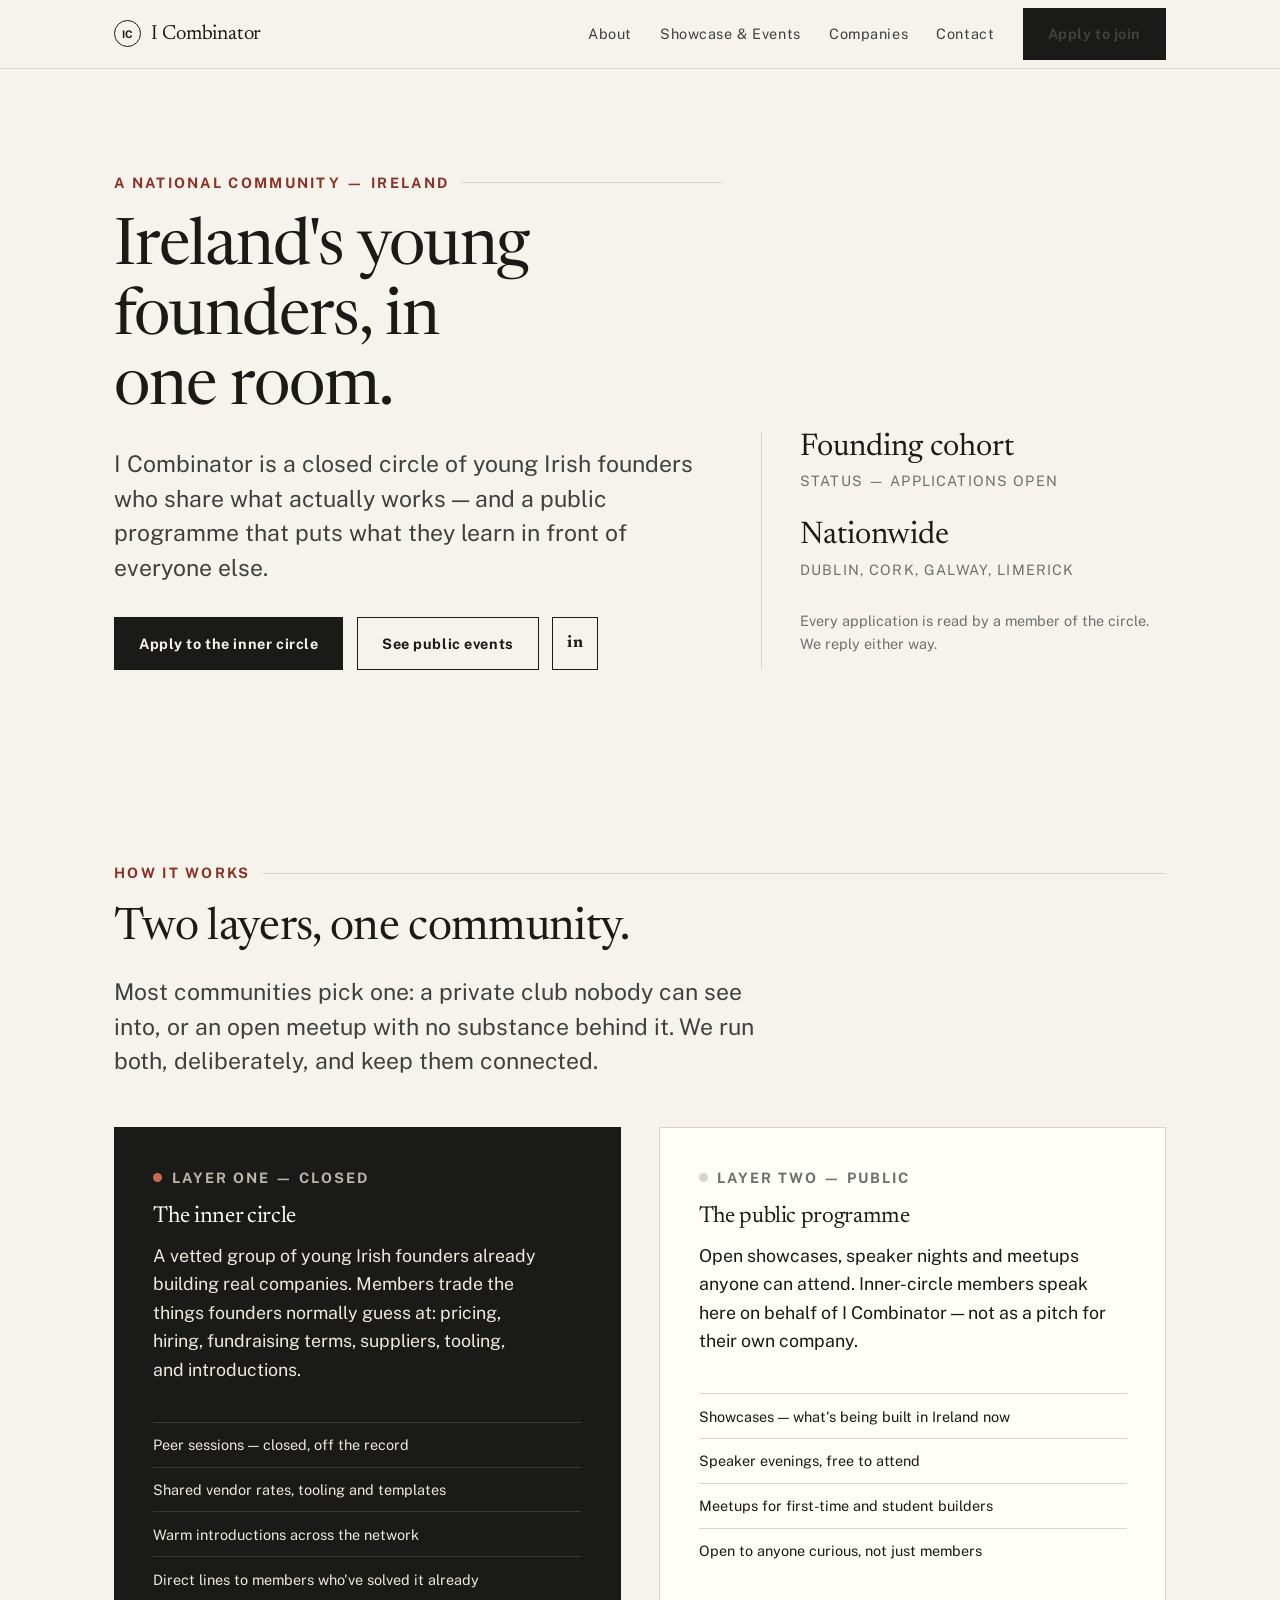
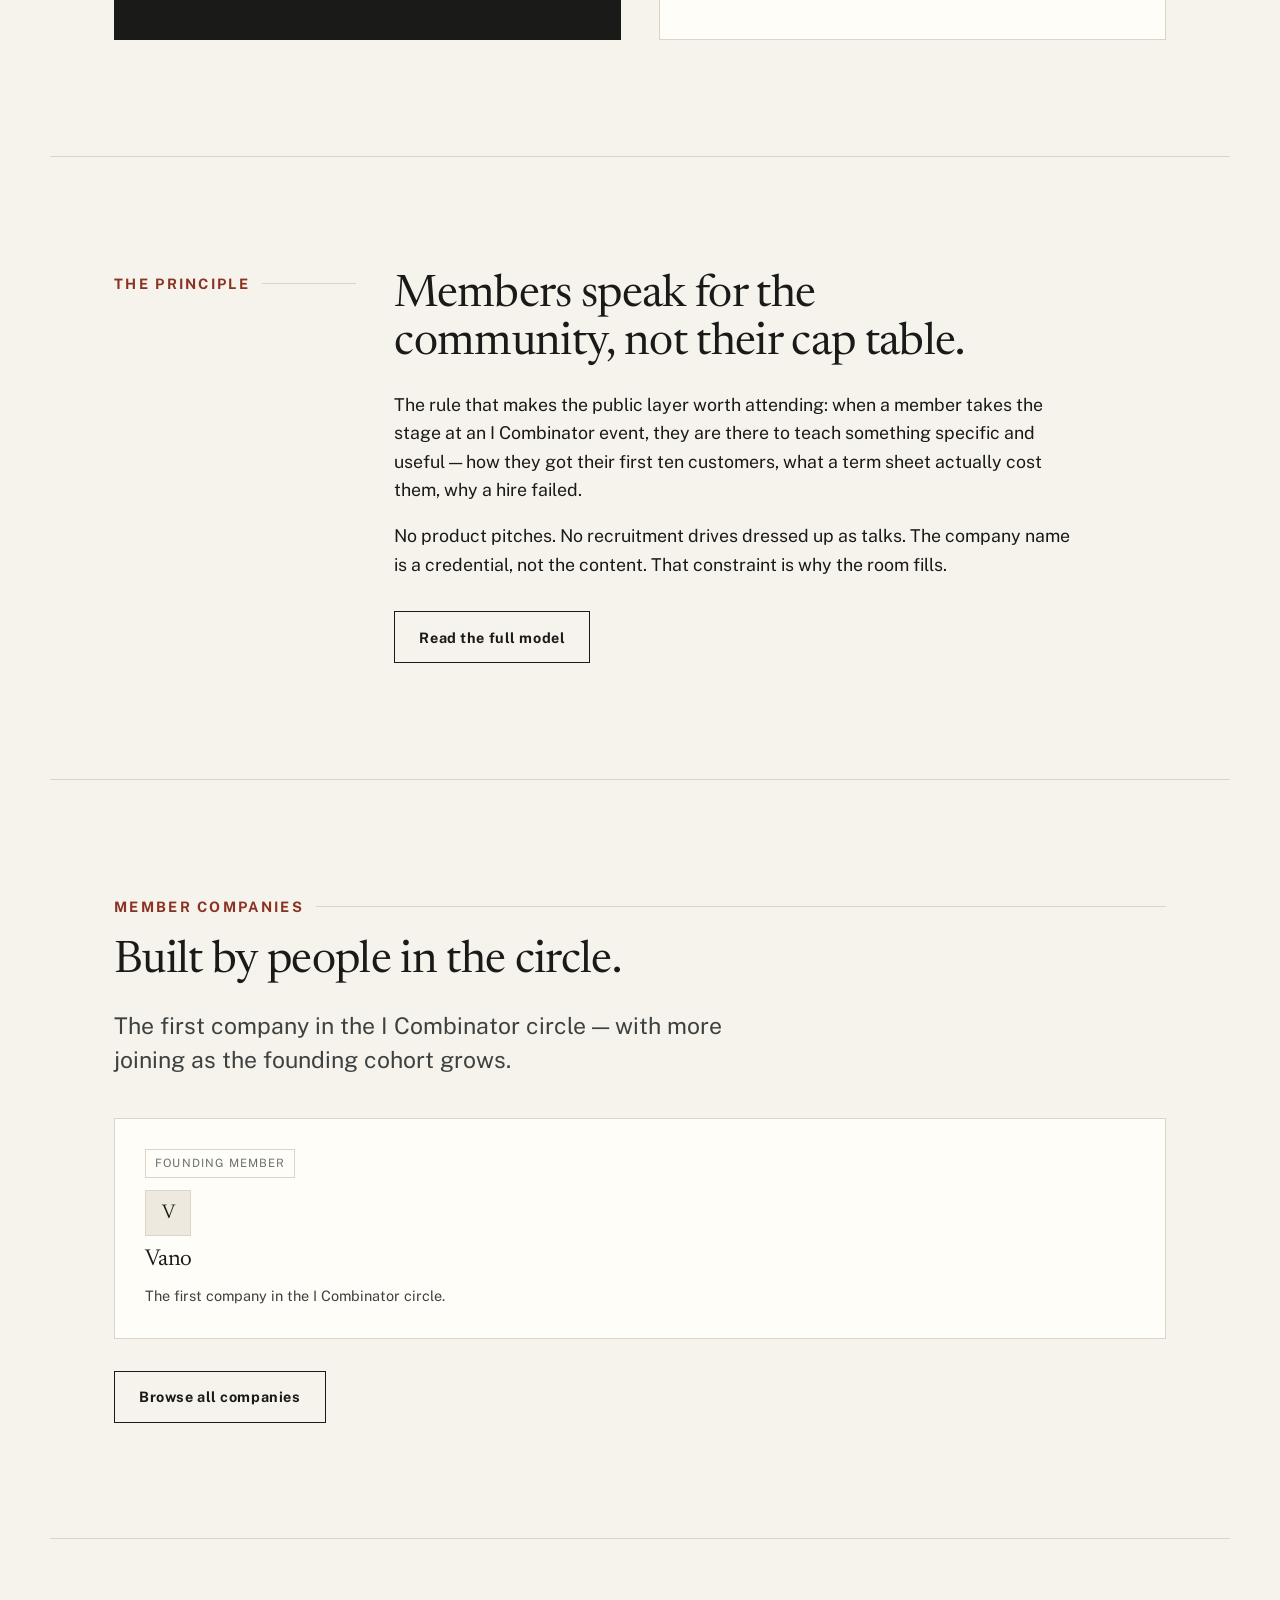
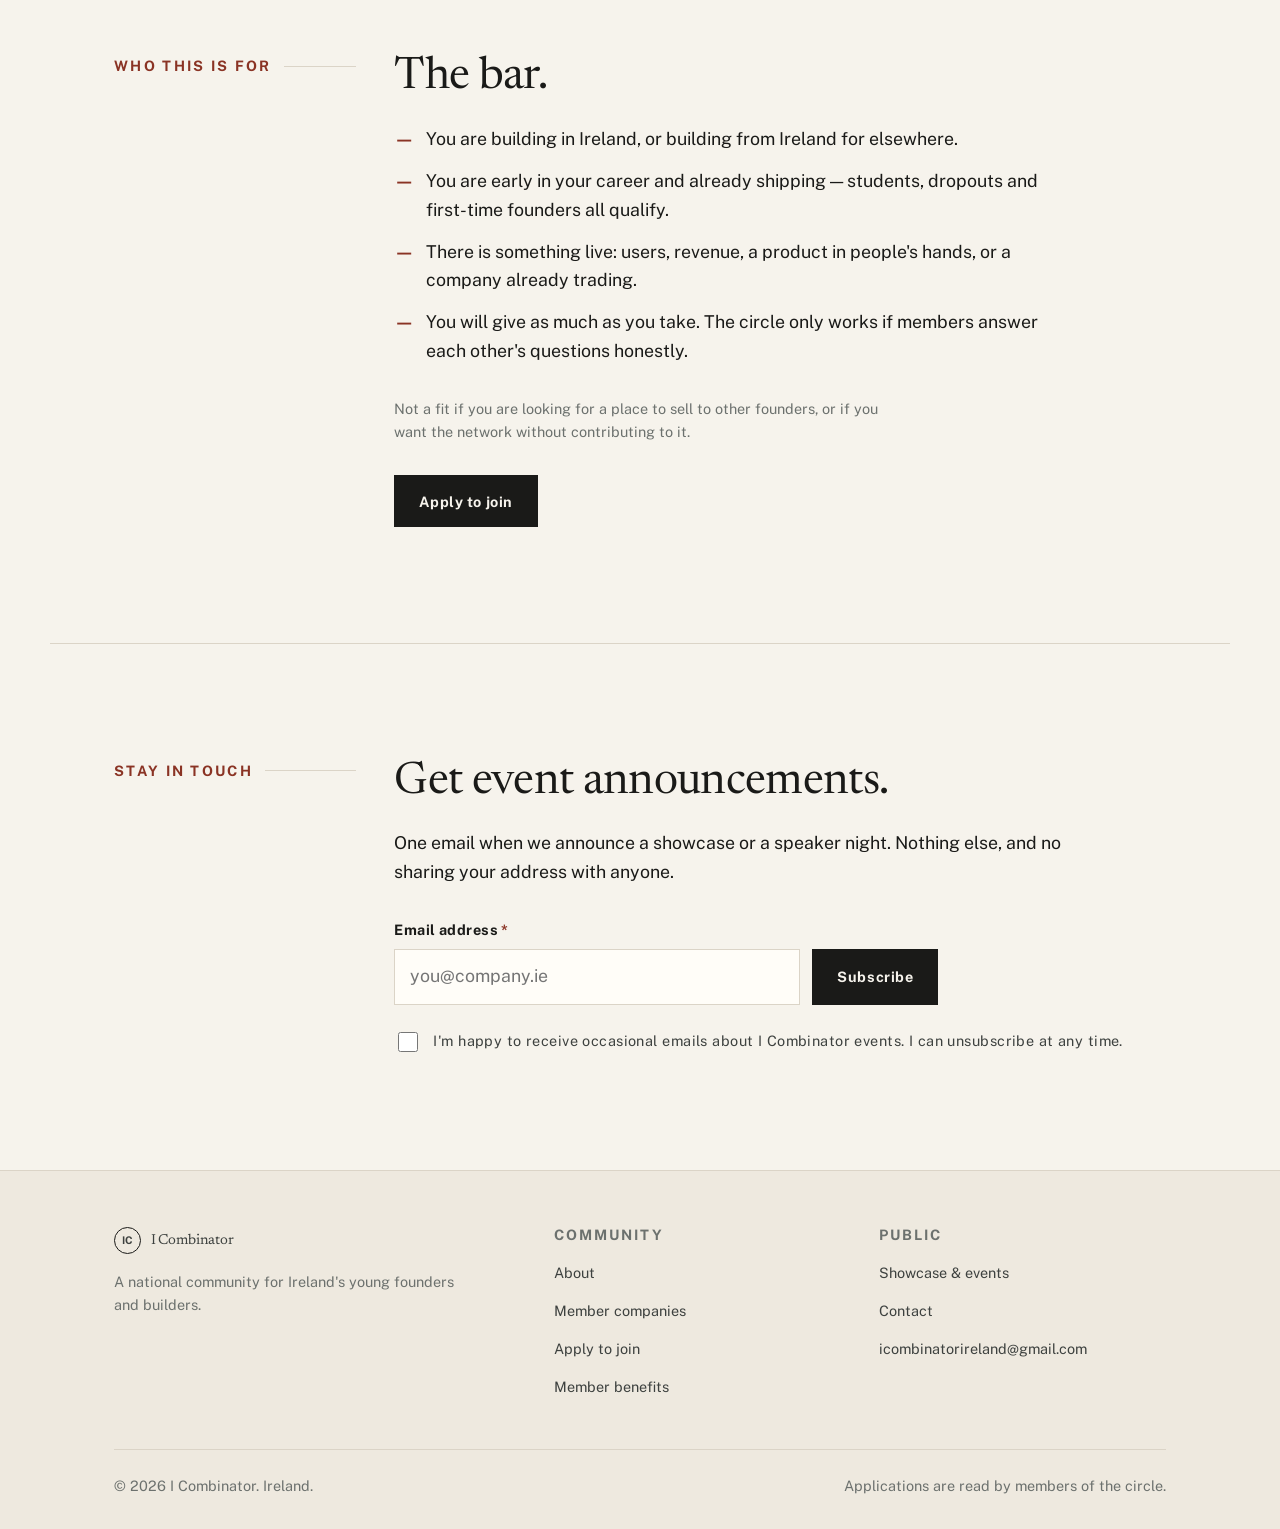
<file: index.html>
<!DOCTYPE html>
<html lang="en-IE">
<head>
<meta charset="utf-8">
<meta name="viewport" content="width=device-width, initial-scale=1">
<title>I Combinator — Ireland's community for young founders and builders</title>
<meta name="description" content="I Combinator is a national community for Ireland's best young founders and builders: a closed inner circle that shares knowledge and resources, and a public programme of showcases, talks and meetups.">
<meta property="og:title" content="I Combinator">
<meta property="og:description" content="A national community for Ireland's best young founders and builders.">
<meta property="og:type" content="website">
<link rel="preconnect" href="https://fonts.googleapis.com">
<link rel="preconnect" href="https://fonts.gstatic.com" crossorigin>
<link href="https://fonts.googleapis.com/css2?family=Newsreader:opsz,wght@6..72,400;6..72,500&family=Public+Sans:wght@400;600;700&display=swap" rel="stylesheet">
<link rel="stylesheet" href="assets/css/site.css">
<script defer src="assets/js/site.js"></script>
</head>
<body>
<a class="skip" href="#main">Skip to content</a>

<header class="site-head">
  <div class="wrap site-head__inner">
    <a class="brand" href="index.html">
      <span class="brand__mark" aria-hidden="true">IC</span>
      <span>I Combinator</span>
    </a>
    <button class="nav-toggle" type="button" aria-expanded="false" aria-controls="primary-nav">Menu</button>
    <nav class="nav" id="primary-nav" aria-label="Primary">
      <a href="about.html">About</a>
      <a href="events.html">Showcase &amp; Events</a>
      <a href="companies.html">Companies</a>
      <a href="contact.html">Contact</a>
      <a class="btn" href="apply.html">Apply to join</a>
    </nav>
  </div>
</header>

<main id="main">

  <section class="hero wrap">
    <div class="hero__grid">
      <div>
        <p class="eyebrow">A national community — Ireland</p>
        <h1>Ireland's young founders, in one room.</h1>
        <p class="lede">I Combinator is a closed circle of young Irish founders who share what
          actually works — and a public programme that puts what they learn in front of everyone else.</p>
        <div class="btn-row">
          <a class="btn" href="apply.html">Apply to the inner circle</a>
          <a class="btn btn--ghost" href="events.html">See public events</a>
          <a class="btn btn--ghost btn--square" href="https://www.linkedin.com/company/icombinatorireland/"
             target="_blank" rel="noopener noreferrer" aria-label="I Combinator on LinkedIn">in</a>
        </div>
      </div>
      <div class="hero__meta">
        <span class="hero__stat">Founding cohort</span>
        <span class="hero__statlabel">Status — applications open</span>
        <span class="hero__stat">Nationwide</span>
        <span class="hero__statlabel">Dublin, Cork, Galway, Limerick</span>
        <p class="form-note">Every application is read by a member of the circle. We reply either way.</p>
      </div>
    </div>
  </section>

  <section class="section wrap">
    <p class="eyebrow">How it works</p>
    <h2>Two layers, one community.</h2>
    <p class="lede">Most communities pick one: a private club nobody can see into, or an open
      meetup with no substance behind it. We run both, deliberately, and keep them connected.</p>

    <div class="layers">
      <div class="layer layer--closed">
        <p class="layer__tag">Layer one — closed</p>
        <h3>The inner circle</h3>
        <p>A vetted group of young Irish founders already building real companies. Members trade the
          things founders normally guess at: pricing, hiring, fundraising terms, suppliers, tooling,
          and introductions.</p>
        <ul>
          <li>Peer sessions — closed, off the record</li>
          <li>Shared vendor rates, tooling and templates</li>
          <li>Warm introductions across the network</li>
          <li>Direct lines to members who've solved it already</li>
        </ul>
      </div>
      <div class="layer">
        <p class="layer__tag">Layer two — public</p>
        <h3>The public programme</h3>
        <p>Open showcases, speaker nights and meetups anyone can attend. Inner-circle members speak
          here on behalf of I Combinator — not as a pitch for their own company.</p>
        <ul>
          <li>Showcases — what's being built in Ireland now</li>
          <li>Speaker evenings, free to attend</li>
          <li>Meetups for first-time and student builders</li>
          <li>Open to anyone curious, not just members</li>
        </ul>
      </div>
    </div>
  </section>

  <section class="section wrap">
    <div class="split">
      <div><p class="eyebrow">The principle</p></div>
      <div class="measure">
        <h2>Members speak for the community, not their cap table.</h2>
        <p>The rule that makes the public layer worth attending: when a member takes the stage at an
          I Combinator event, they are there to teach something specific and useful — how they got
          their first ten customers, what a term sheet actually cost them, why a hire failed.</p>
        <p>No product pitches. No recruitment drives dressed up as talks. The company name is a
          credential, not the content. That constraint is why the room fills.</p>
        <div class="btn-row">
          <a class="btn btn--ghost" href="about.html">Read the full model</a>
        </div>
      </div>
    </div>
  </section>

  <section class="section wrap">
    <p class="eyebrow">Member companies</p>
    <h2>Built by people in the circle.</h2>
    <p class="lede">The first company in the I Combinator circle — with more joining as the
      founding cohort grows.</p>
    <div class="grid-3" style="margin-top:2.5rem">
      <article class="card company">
        <span class="tag" style="align-self:flex-start">Founding member</span>
        <span class="company__logo" aria-hidden="true">V</span>
        <h3 class="company__name">Vano</h3>
        <p class="company__desc">The first company in the I Combinator circle.</p>
      </article>
    </div>
    <div class="btn-row"><a class="btn btn--ghost" href="companies.html">Browse all companies</a></div>
  </section>

  <section class="section wrap">
    <div class="split">
      <div><p class="eyebrow">Who this is for</p></div>
      <div class="measure">
        <h2>The bar.</h2>
        <ul class="check">
          <li>You are building in Ireland, or building from Ireland for elsewhere.</li>
          <li>You are early in your career and already shipping — students, dropouts and
            first-time founders all qualify.</li>
          <li>There is something live: users, revenue, a product in people's hands, or a
            company already trading.</li>
          <li>You will give as much as you take. The circle only works if members answer
            each other's questions honestly.</li>
        </ul>
        <p class="form-note" style="margin-top:2rem">Not a fit if you are looking for a place to
          sell to other founders, or if you want the network without contributing to it.</p>
        <div class="btn-row"><a class="btn" href="apply.html">Apply to join</a></div>
      </div>
    </div>
  </section>

  <section class="section wrap">
    <div class="split">
      <div><p class="eyebrow">Stay in touch</p></div>
      <div>
        <h2>Get event announcements.</h2>
        <p class="measure">One email when we announce a showcase or a speaker night. Nothing else,
          and no sharing your address with anyone.</p>
        <form class="form" data-form="Newsletter signup" novalidate style="margin-top:2rem"
              data-autoresponse="Thanks for subscribing to I Combinator updates. We'll only email when there's a real event to announce.">
          <input type="text" name="_honey" style="display:none" tabindex="-1" autocomplete="off">
          <div class="field">
            <label for="nl-email">Email address <span class="req" aria-hidden="true">*</span></label>
            <div class="subscribe">
              <input type="email" id="nl-email" name="email" required autocomplete="email"
                     placeholder="you@company.ie">
              <button class="btn" type="submit" data-label="Subscribe">Subscribe</button>
            </div>
            <p class="error-msg" role="alert" hidden></p>
          </div>
          <div class="field consent">
            <input type="checkbox" id="nl-consent" name="consent" required>
            <label for="nl-consent">I'm happy to receive occasional emails about I Combinator events.
              I can unsubscribe at any time.</label>
            <p class="error-msg" role="alert" hidden></p>
          </div>
          <p class="status" role="status" tabindex="-1" hidden></p>
        </form>
      </div>
    </div>
  </section>

</main>

<footer class="site-foot">
  <div class="wrap">
    <div class="foot-grid">
      <div>
        <a class="brand" href="index.html">
          <span class="brand__mark" aria-hidden="true">IC</span>
          <span>I Combinator</span>
        </a>
        <p class="form-note" style="margin-top:1rem">A national community for Ireland's young
          founders and builders.</p>
      </div>
      <div>
        <h4>Community</h4>
        <ul>
          <li><a href="about.html">About</a></li>
          <li><a href="companies.html">Member companies</a></li>
          <li><a href="apply.html">Apply to join</a></li>
          <li><a href="benefits.html">Member benefits</a></li>
        </ul>
      </div>
      <div>
        <h4>Public</h4>
        <ul>
          <li><a href="events.html">Showcase &amp; events</a></li>
          <li><a href="contact.html">Contact</a></li>
          <li><a href="mailto:icombinatorireland@gmail.com">icombinatorireland@gmail.com</a></li>
        </ul>
      </div>
    </div>
    <div class="foot-base">
      <span>&copy; <span data-year>2026</span> I Combinator. Ireland.</span>
      <span>Applications are read by members of the circle.</span>
    </div>
  </div>
</footer>
</body>
</html>
</file>
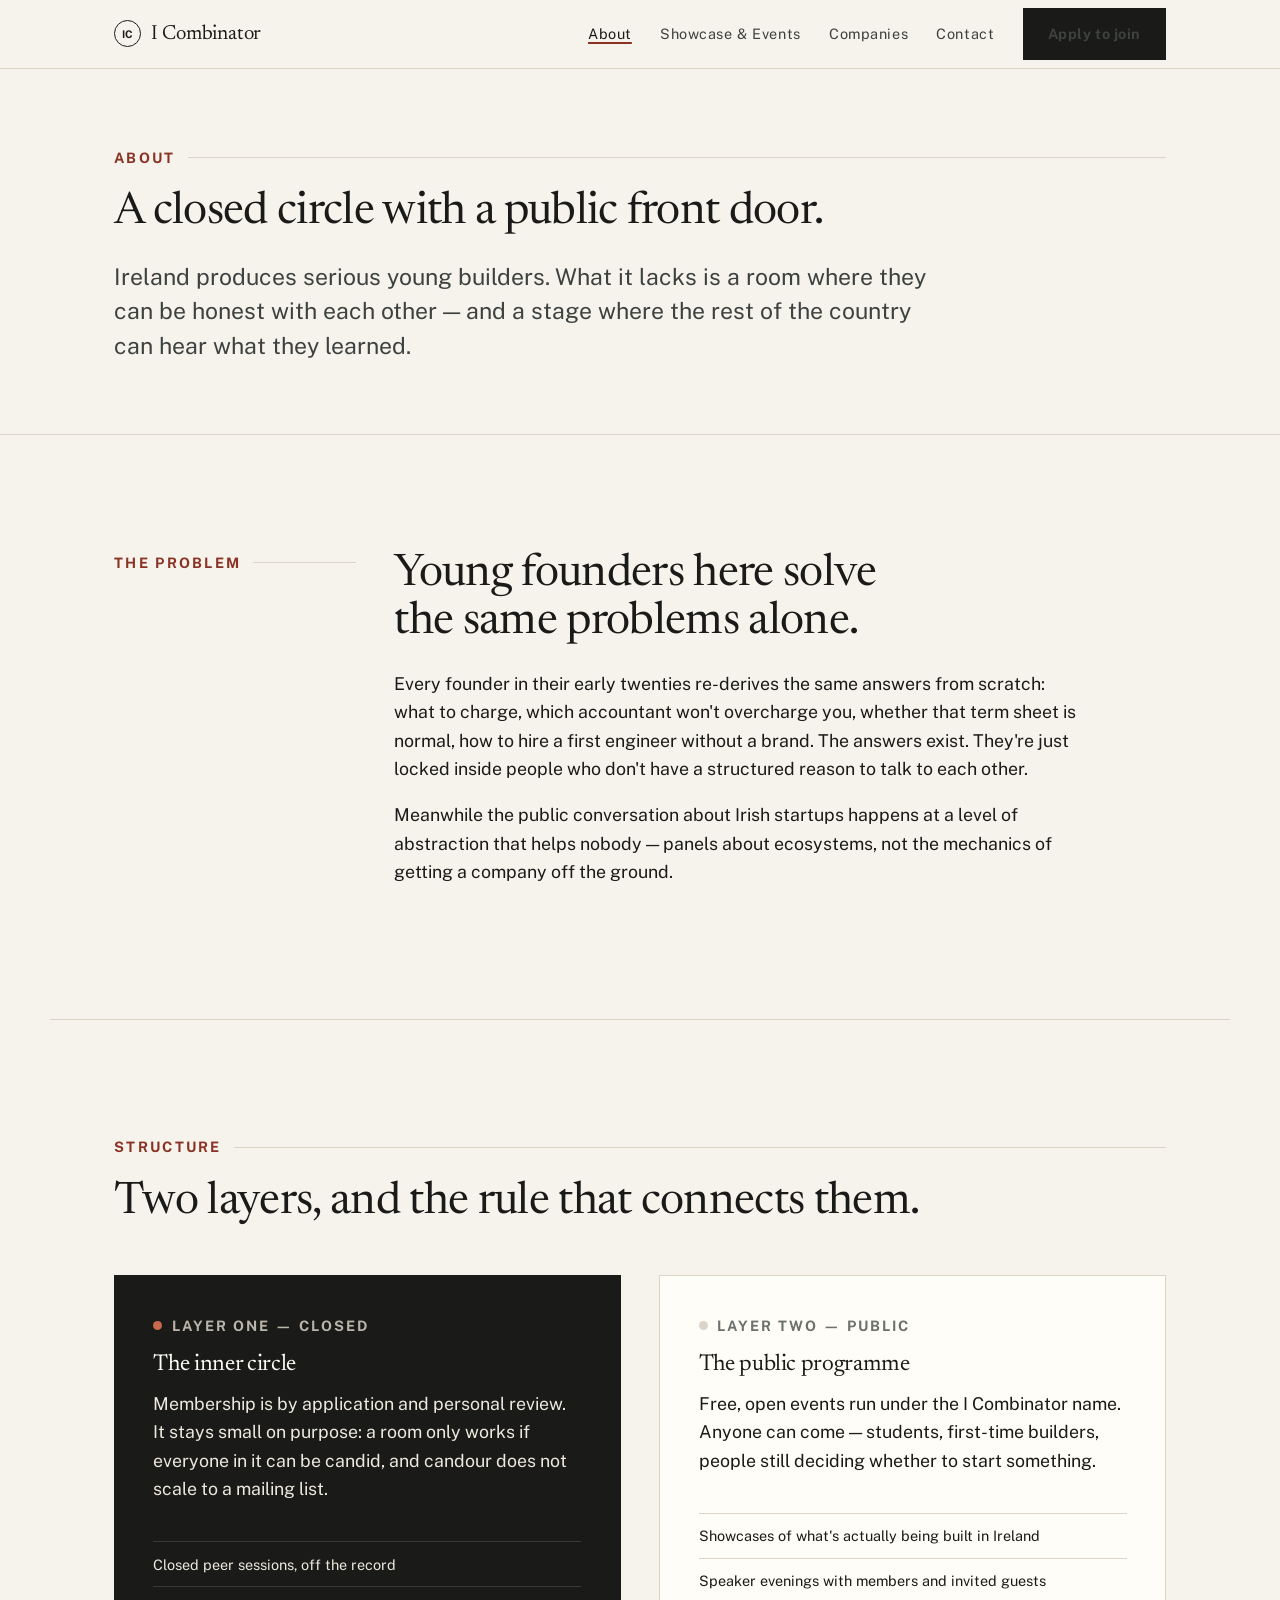
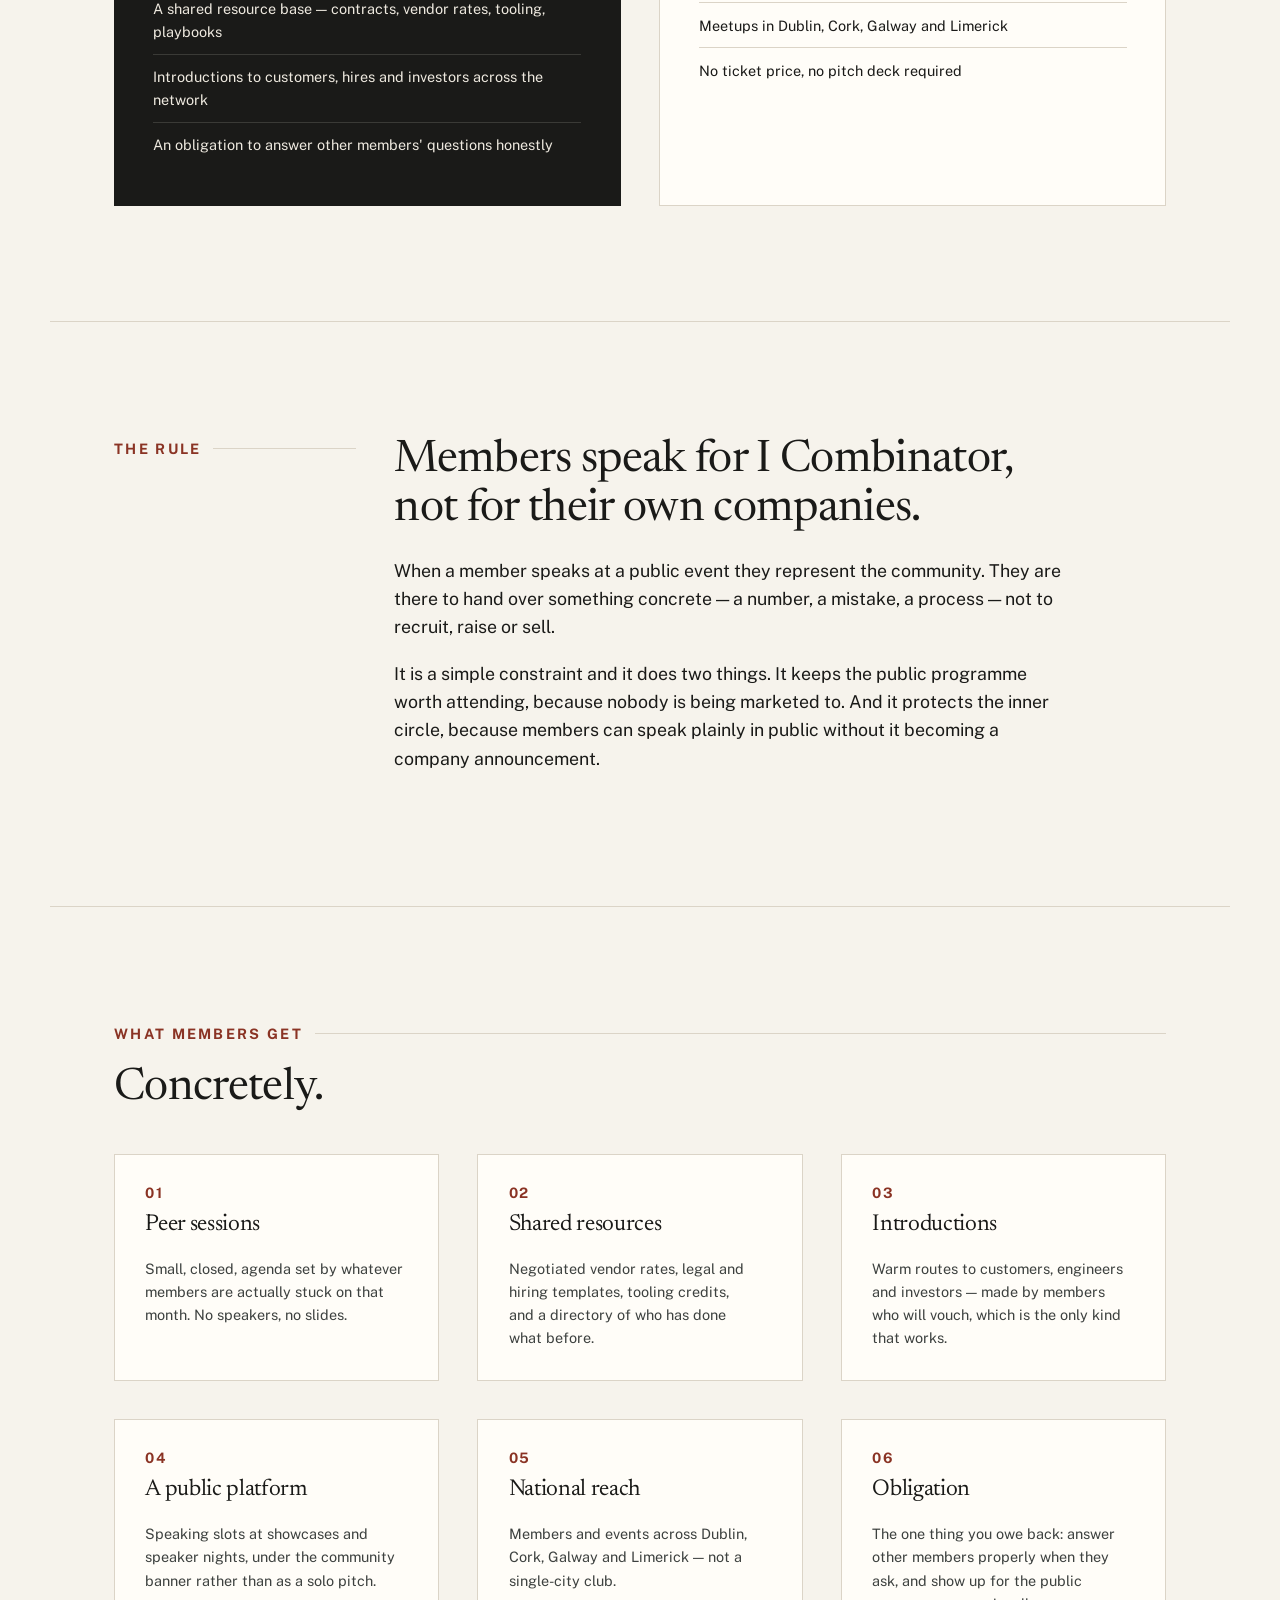
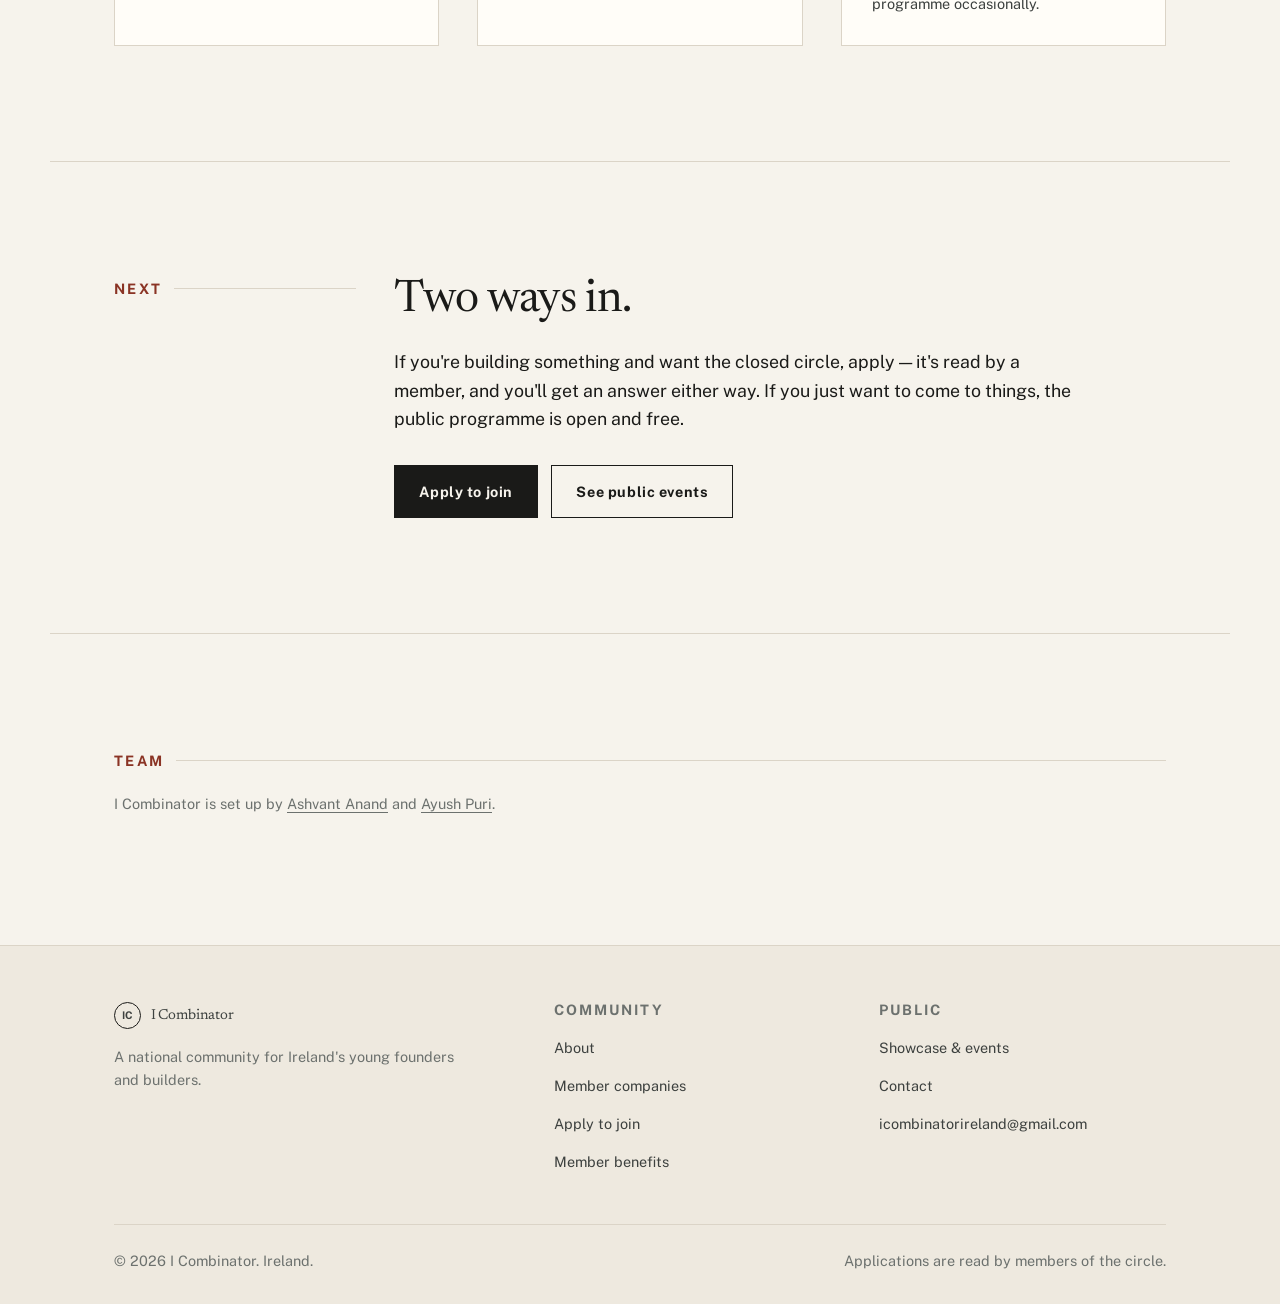
<file: about.html>
<!DOCTYPE html>
<html lang="en-IE">
<head>
<meta charset="utf-8">
<meta name="viewport" content="width=device-width, initial-scale=1">
<title>About — I Combinator</title>
<meta name="description" content="How I Combinator works: a closed inner circle of young Irish founders, and a public programme of showcases, talks and meetups they run on behalf of the community.">
<link rel="preconnect" href="https://fonts.googleapis.com">
<link rel="preconnect" href="https://fonts.gstatic.com" crossorigin>
<link href="https://fonts.googleapis.com/css2?family=Newsreader:opsz,wght@6..72,400;6..72,500&family=Public+Sans:wght@400;600;700&display=swap" rel="stylesheet">
<link rel="stylesheet" href="assets/css/site.css">
<script defer src="assets/js/site.js"></script>
</head>
<body>
<a class="skip" href="#main">Skip to content</a>

<header class="site-head">
  <div class="wrap site-head__inner">
    <a class="brand" href="index.html">
      <span class="brand__mark" aria-hidden="true">IC</span>
      <span>I Combinator</span>
    </a>
    <button class="nav-toggle" type="button" aria-expanded="false" aria-controls="primary-nav">Menu</button>
    <nav class="nav" id="primary-nav" aria-label="Primary">
      <a href="about.html" aria-current="page">About</a>
      <a href="events.html">Showcase &amp; Events</a>
      <a href="companies.html">Companies</a>
      <a href="contact.html">Contact</a>
      <a class="btn" href="apply.html">Apply to join</a>
    </nav>
  </div>
</header>

<main id="main">
  <div class="page-head">
    <div class="wrap">
      <p class="eyebrow">About</p>
      <h1>A closed circle with a public front door.</h1>
      <p class="lede">Ireland produces serious young builders. What it lacks is a room where they
        can be honest with each other — and a stage where the rest of the country can hear what
        they learned.</p>
    </div>
  </div>

  <section class="section wrap">
    <div class="split">
      <div><p class="eyebrow">The problem</p></div>
      <div class="measure">
        <h2>Young founders here solve the same problems alone.</h2>
        <p>Every founder in their early twenties re-derives the same answers from scratch: what to
          charge, which accountant won't overcharge you, whether that term sheet is normal, how to
          hire a first engineer without a brand. The answers exist. They're just locked inside people
          who don't have a structured reason to talk to each other.</p>
        <p>Meanwhile the public conversation about Irish startups happens at a level of abstraction
          that helps nobody — panels about ecosystems, not the mechanics of getting a company off
          the ground.</p>
      </div>
    </div>
  </section>

  <section class="section wrap">
    <p class="eyebrow">Structure</p>
    <h2>Two layers, and the rule that connects them.</h2>
    <div class="layers">
      <div class="layer layer--closed">
        <p class="layer__tag">Layer one — closed</p>
        <h3>The inner circle</h3>
        <p>Membership is by application and personal review. It stays small on purpose: a room only
          works if everyone in it can be candid, and candour does not scale to a mailing list.</p>
        <ul>
          <li>Closed peer sessions, off the record</li>
          <li>A shared resource base — contracts, vendor rates, tooling, playbooks</li>
          <li>Introductions to customers, hires and investors across the network</li>
          <li>An obligation to answer other members' questions honestly</li>
        </ul>
      </div>
      <div class="layer">
        <p class="layer__tag">Layer two — public</p>
        <h3>The public programme</h3>
        <p>Free, open events run under the I Combinator name. Anyone can come — students, first-time
          builders, people still deciding whether to start something.</p>
        <ul>
          <li>Showcases of what's actually being built in Ireland</li>
          <li>Speaker evenings with members and invited guests</li>
          <li>Meetups in Dublin, Cork, Galway and Limerick</li>
          <li>No ticket price, no pitch deck required</li>
        </ul>
      </div>
    </div>
  </section>

  <section class="section wrap">
    <div class="split">
      <div><p class="eyebrow">The rule</p></div>
      <div class="measure">
        <h2>Members speak for I Combinator, not for their own companies.</h2>
        <p>When a member speaks at a public event they represent the community. They are there to
          hand over something concrete — a number, a mistake, a process — not to recruit, raise or
          sell.</p>
        <p>It is a simple constraint and it does two things. It keeps the public programme worth
          attending, because nobody is being marketed to. And it protects the inner circle, because
          members can speak plainly in public without it becoming a company announcement.</p>
      </div>
    </div>
  </section>

  <section class="section wrap">
    <p class="eyebrow">What members get</p>
    <h2>Concretely.</h2>
    <div class="grid-3 numbered" style="margin-top:2.5rem">
      <div class="card">
        <h3>Peer sessions</h3>
        <p class="company__desc">Small, closed, agenda set by whatever members are actually stuck on
          that month. No speakers, no slides.</p>
      </div>
      <div class="card">
        <h3>Shared resources</h3>
        <p class="company__desc">Negotiated vendor rates, legal and hiring templates, tooling
          credits, and a directory of who has done what before.</p>
      </div>
      <div class="card">
        <h3>Introductions</h3>
        <p class="company__desc">Warm routes to customers, engineers and investors — made by members
          who will vouch, which is the only kind that works.</p>
      </div>
      <div class="card">
        <h3>A public platform</h3>
        <p class="company__desc">Speaking slots at showcases and speaker nights, under the community
          banner rather than as a solo pitch.</p>
      </div>
      <div class="card">
        <h3>National reach</h3>
        <p class="company__desc">Members and events across Dublin, Cork, Galway and Limerick — not
          a single-city club.</p>
      </div>
      <div class="card">
        <h3>Obligation</h3>
        <p class="company__desc">The one thing you owe back: answer other members properly when
          they ask, and show up for the public programme occasionally.</p>
      </div>
    </div>
  </section>

  <section class="section wrap">
    <div class="split">
      <div><p class="eyebrow">Next</p></div>
      <div class="measure">
        <h2>Two ways in.</h2>
        <p>If you're building something and want the closed circle, apply — it's read by a member,
          and you'll get an answer either way. If you just want to come to things, the public
          programme is open and free.</p>
        <div class="btn-row">
          <a class="btn" href="apply.html">Apply to join</a>
          <a class="btn btn--ghost" href="events.html">See public events</a>
        </div>
      </div>
    </div>
  </section>

  <section class="section wrap">
    <p class="eyebrow">Team</p>
    <p class="form-note">I Combinator is set up by
      <a href="https://www.linkedin.com/in/ashvant-anand-331b65392/" target="_blank" rel="noopener noreferrer">Ashvant Anand</a>
      and
      <a href="https://www.linkedin.com/in/ayush-puri-4b88b8357/" target="_blank" rel="noopener noreferrer">Ayush Puri</a>.</p>
  </section>
</main>

<footer class="site-foot">
  <div class="wrap">
    <div class="foot-grid">
      <div>
        <a class="brand" href="index.html">
          <span class="brand__mark" aria-hidden="true">IC</span>
          <span>I Combinator</span>
        </a>
        <p class="form-note" style="margin-top:1rem">A national community for Ireland's young
          founders and builders.</p>
      </div>
      <div>
        <h4>Community</h4>
        <ul>
          <li><a href="about.html">About</a></li>
          <li><a href="companies.html">Member companies</a></li>
          <li><a href="apply.html">Apply to join</a></li>
          <li><a href="benefits.html">Member benefits</a></li>
        </ul>
      </div>
      <div>
        <h4>Public</h4>
        <ul>
          <li><a href="events.html">Showcase &amp; events</a></li>
          <li><a href="contact.html">Contact</a></li>
          <li><a href="mailto:icombinatorireland@gmail.com">icombinatorireland@gmail.com</a></li>
        </ul>
      </div>
    </div>
    <div class="foot-base">
      <span>&copy; <span data-year>2026</span> I Combinator. Ireland.</span>
      <span>Applications are read by members of the circle.</span>
    </div>
  </div>
</footer>
</body>
</html>
</file>
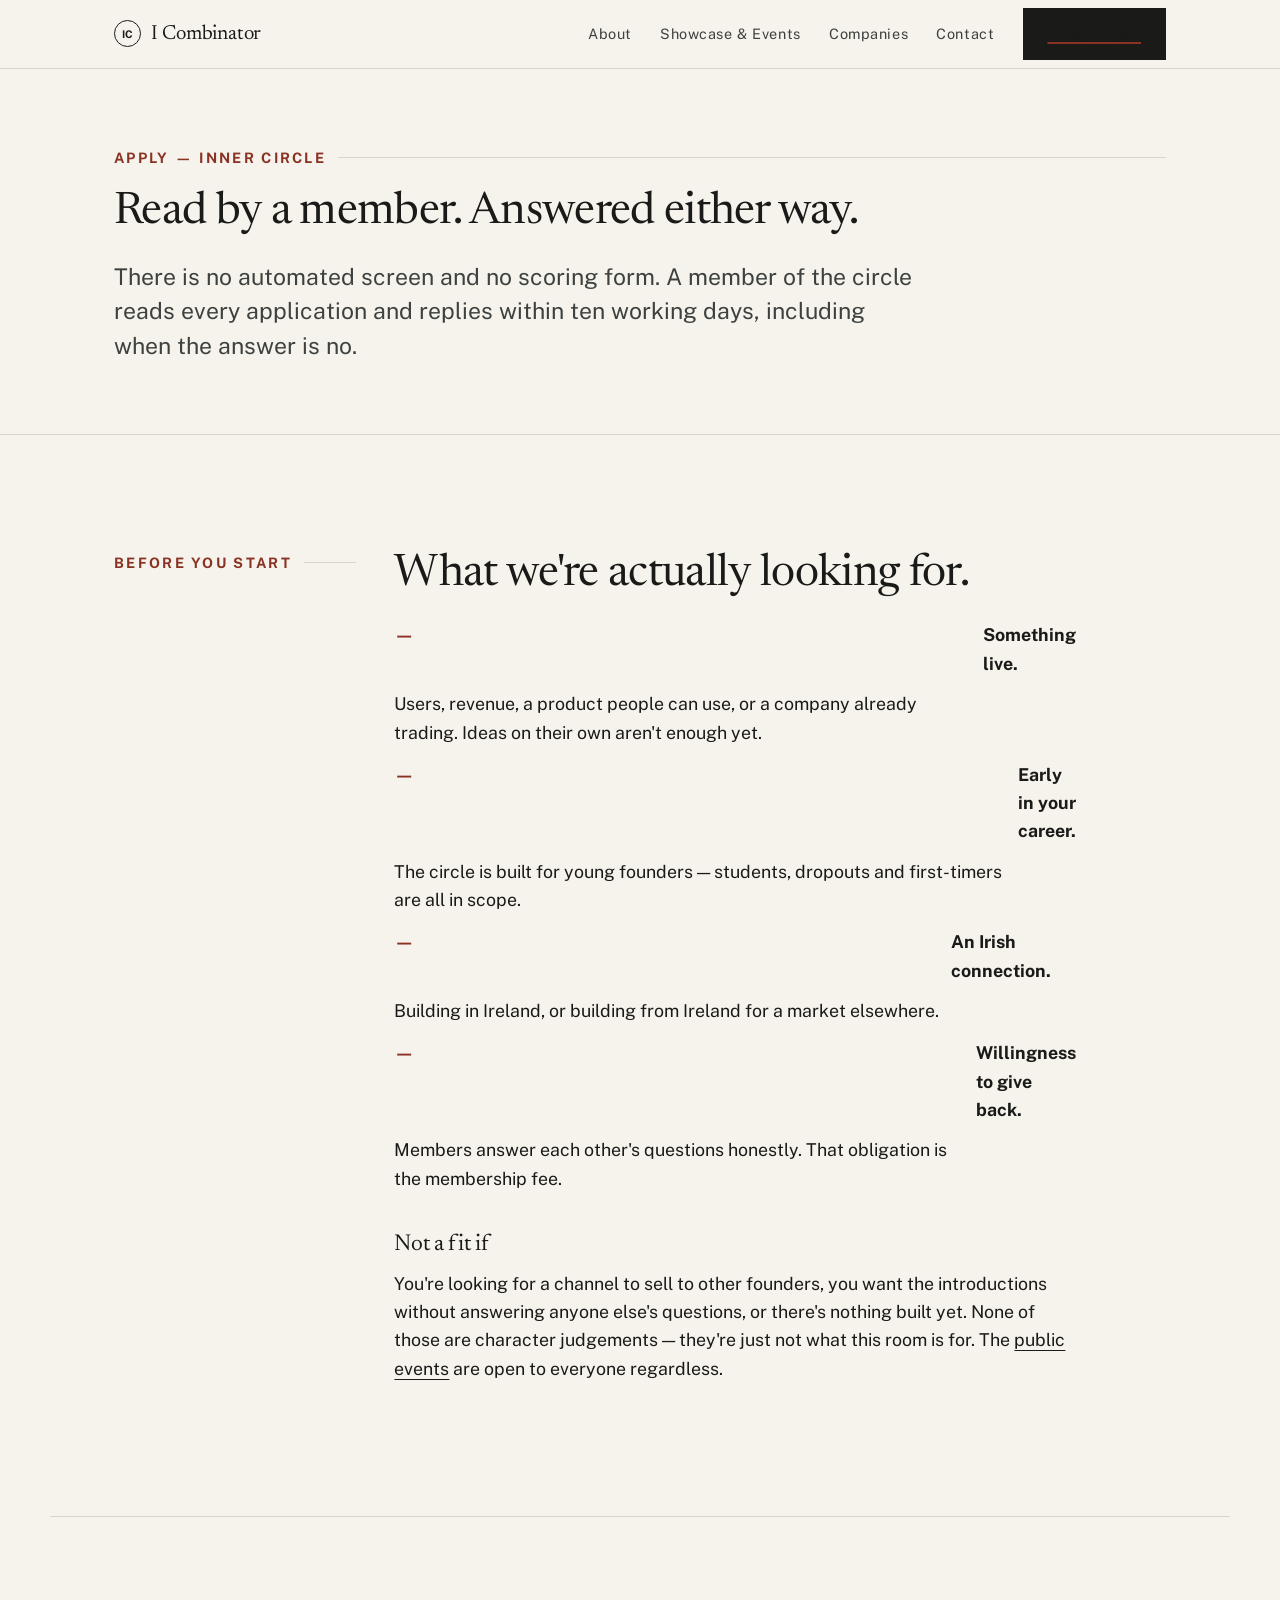
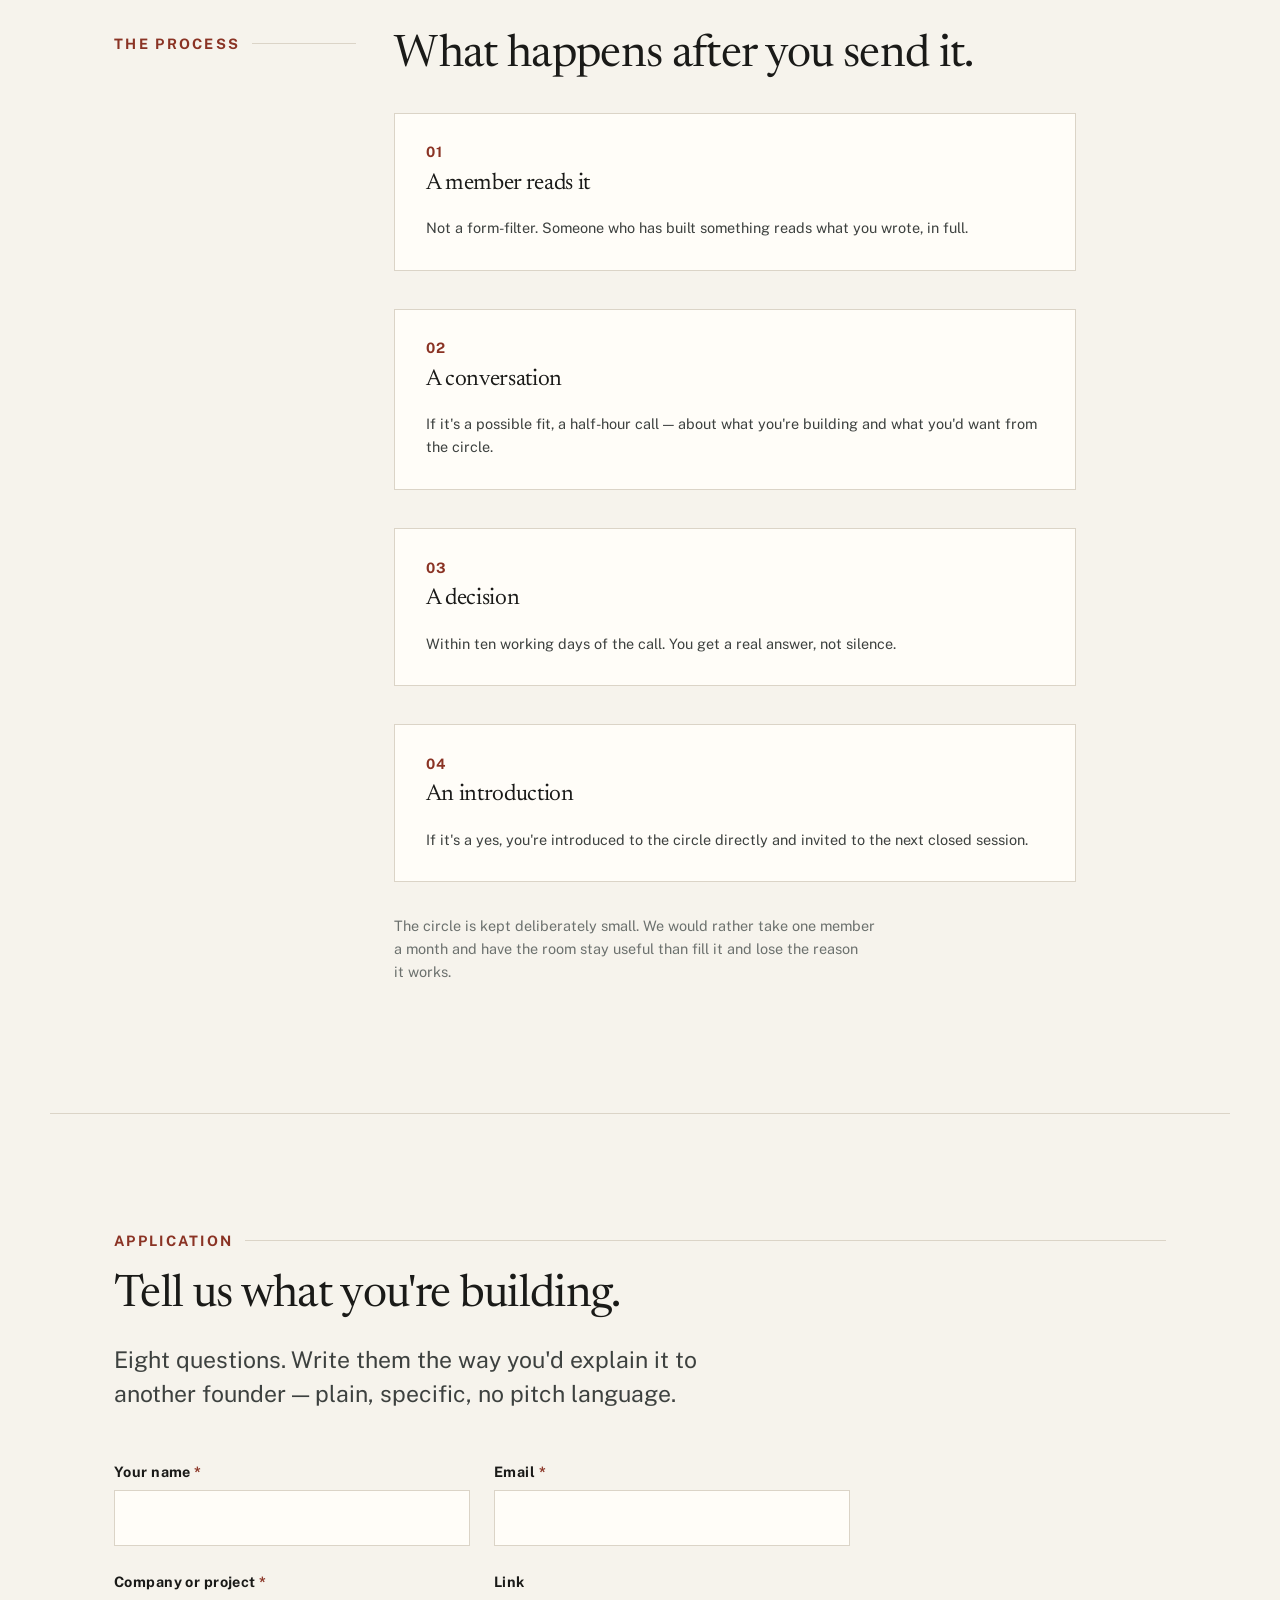
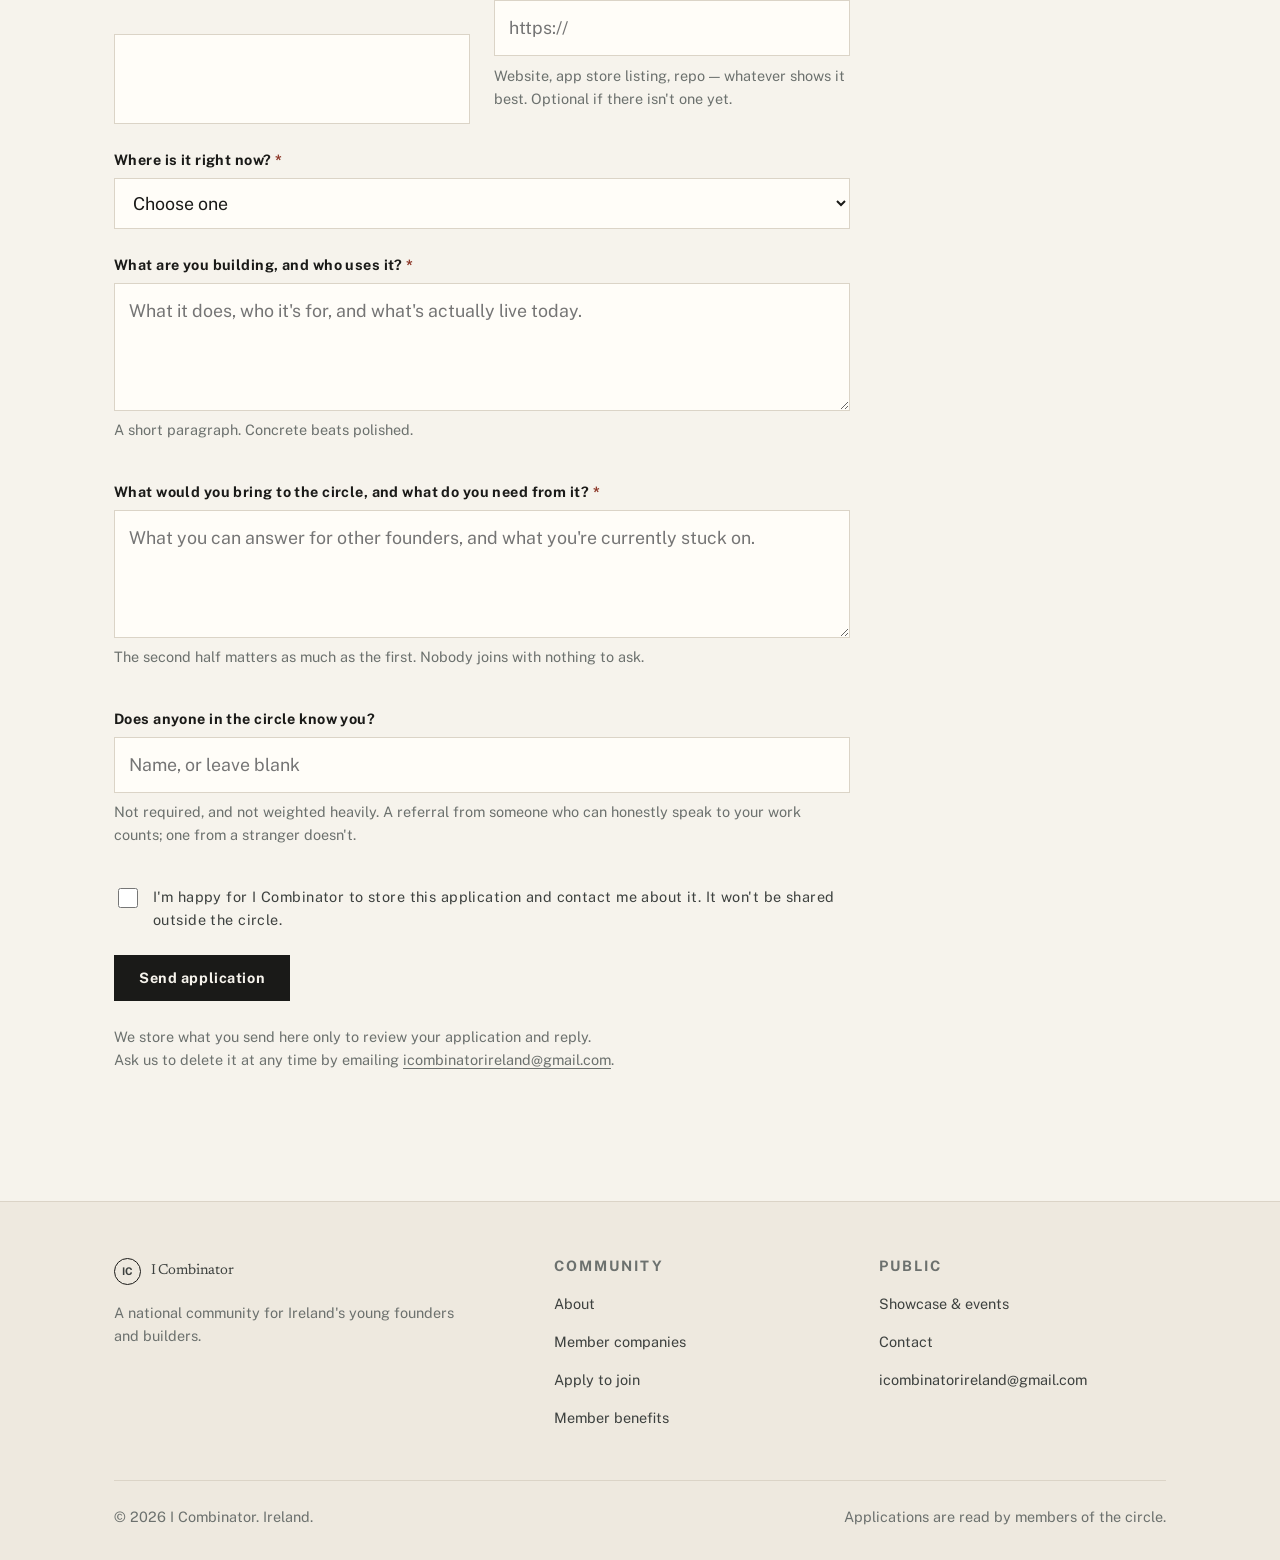
<file: apply.html>
<!DOCTYPE html>
<html lang="en-IE">
<head>
<meta charset="utf-8">
<meta name="viewport" content="width=device-width, initial-scale=1">
<title>Apply to join — I Combinator</title>
<meta name="description" content="Apply to the I Combinator inner circle. Every application is read by a member. We reply either way.">
<link rel="preconnect" href="https://fonts.googleapis.com">
<link rel="preconnect" href="https://fonts.gstatic.com" crossorigin>
<link href="https://fonts.googleapis.com/css2?family=Newsreader:opsz,wght@6..72,400;6..72,500&family=Public+Sans:wght@400;600;700&display=swap" rel="stylesheet">
<link rel="stylesheet" href="assets/css/site.css">
<script defer src="assets/js/site.js"></script>
</head>
<body>
<a class="skip" href="#main">Skip to content</a>

<header class="site-head">
  <div class="wrap site-head__inner">
    <a class="brand" href="index.html">
      <span class="brand__mark" aria-hidden="true">IC</span>
      <span>I Combinator</span>
    </a>
    <button class="nav-toggle" type="button" aria-expanded="false" aria-controls="primary-nav">Menu</button>
    <nav class="nav" id="primary-nav" aria-label="Primary">
      <a href="about.html">About</a>
      <a href="events.html">Showcase &amp; Events</a>
      <a href="companies.html">Companies</a>
      <a href="contact.html">Contact</a>
      <a class="btn" href="apply.html" aria-current="page">Apply to join</a>
    </nav>
  </div>
</header>

<main id="main">
  <div class="page-head">
    <div class="wrap">
      <p class="eyebrow">Apply — inner circle</p>
      <h1>Read by a member. Answered either way.</h1>
      <p class="lede">There is no automated screen and no scoring form. A member of the circle reads
        every application and replies within ten working days, including when the answer is no.</p>
    </div>
  </div>

  <section class="section wrap">
    <div class="split">
      <div><p class="eyebrow">Before you start</p></div>
      <div class="measure">
        <h2>What we're actually looking for.</h2>
        <ul class="check">
          <li><strong>Something live.</strong> Users, revenue, a product people can use, or a
            company already trading. Ideas on their own aren't enough yet.</li>
          <li><strong>Early in your career.</strong> The circle is built for young founders —
            students, dropouts and first-timers are all in scope.</li>
          <li><strong>An Irish connection.</strong> Building in Ireland, or building from Ireland
            for a market elsewhere.</li>
          <li><strong>Willingness to give back.</strong> Members answer each other's questions
            honestly. That obligation is the membership fee.</li>
        </ul>
        <h3 style="margin-top:2.5rem">Not a fit if</h3>
        <p>You're looking for a channel to sell to other founders, you want the introductions
          without answering anyone else's questions, or there's nothing built yet. None of those
          are character judgements — they're just not what this room is for. The
          <a href="events.html">public events</a> are open to everyone regardless.</p>
      </div>
    </div>
  </section>

  <section class="section wrap">
    <div class="split">
      <div><p class="eyebrow">The process</p></div>
      <div class="measure">
        <h2>What happens after you send it.</h2>
        <div class="grid-2 numbered" style="margin-top:2rem">
          <div class="card">
            <h3>A member reads it</h3>
            <p class="company__desc">Not a form-filter. Someone who has built something reads what
              you wrote, in full.</p>
          </div>
          <div class="card">
            <h3>A conversation</h3>
            <p class="company__desc">If it's a possible fit, a half-hour call — about what you're
              building and what you'd want from the circle.</p>
          </div>
          <div class="card">
            <h3>A decision</h3>
            <p class="company__desc">Within ten working days of the call. You get a real answer,
              not silence.</p>
          </div>
          <div class="card">
            <h3>An introduction</h3>
            <p class="company__desc">If it's a yes, you're introduced to the circle directly and
              invited to the next closed session.</p>
          </div>
        </div>
        <p class="form-note" style="margin-top:2rem">The circle is kept deliberately small. We would
          rather take one member a month and have the room stay useful than fill it and lose the
          reason it works.</p>
      </div>
    </div>
  </section>

  <section class="section wrap">
    <p class="eyebrow">Application</p>
    <h2>Tell us what you're building.</h2>
    <p class="lede">Eight questions. Write them the way you'd explain it to another founder — plain,
      specific, no pitch language.</p>

    <form class="form" data-form="Inner circle application" novalidate style="margin-top:3rem"
          data-success="Application received. A member of the circle will read it and reply within ten working days."
          data-autoresponse="Thanks for applying to I Combinator. A member of the circle reads every application in full and will reply within ten working days, including if the answer is no.">
      <input type="text" name="_honey" style="display:none" tabindex="-1" autocomplete="off">
      <div class="field-row">
        <div class="field">
          <label for="ap-name">Your name <span class="req" aria-hidden="true">*</span></label>
          <input type="text" id="ap-name" name="name" required autocomplete="name">
          <p class="error-msg" role="alert" hidden></p>
        </div>
        <div class="field">
          <label for="ap-email">Email <span class="req" aria-hidden="true">*</span></label>
          <input type="email" id="ap-email" name="email" required autocomplete="email">
          <p class="error-msg" role="alert" hidden></p>
        </div>
      </div>

      <div class="field-row">
        <div class="field">
          <label for="ap-company">Company or project <span class="req" aria-hidden="true">*</span></label>
          <input type="text" id="ap-company" name="company" required>
          <p class="error-msg" role="alert" hidden></p>
        </div>
        <div class="field">
          <label for="ap-url">Link</label>
          <input type="url" id="ap-url" name="url" placeholder="https://" inputmode="url">
          <p class="hint">Website, app store listing, repo — whatever shows it best. Optional if
            there isn't one yet.</p>
        </div>
      </div>

      <div class="field">
        <label for="ap-stage">Where is it right now? <span class="req" aria-hidden="true">*</span></label>
        <select id="ap-stage" name="stage" required>
          <option value="">Choose one</option>
          <option>Building — not launched yet</option>
          <option>Launched — first users, no revenue</option>
          <option>Revenue — paying customers</option>
          <option>Funded — raised outside capital</option>
          <option>Trading company — team in place</option>
        </select>
        <p class="error-msg" role="alert" hidden></p>
      </div>

      <div class="field">
        <label for="ap-building">What are you building, and who uses it?
          <span class="req" aria-hidden="true">*</span></label>
        <textarea id="ap-building" name="building" required data-minwords="8"
                  placeholder="What it does, who it's for, and what's actually live today."></textarea>
        <p class="hint">A short paragraph. Concrete beats polished.</p>
        <p class="error-msg" role="alert" hidden></p>
      </div>

      <div class="field">
        <label for="ap-why">What would you bring to the circle, and what do you need from it?
          <span class="req" aria-hidden="true">*</span></label>
        <textarea id="ap-why" name="why" required data-minwords="8"
                  placeholder="What you can answer for other founders, and what you're currently stuck on."></textarea>
        <p class="hint">The second half matters as much as the first. Nobody joins with nothing to ask.</p>
        <p class="error-msg" role="alert" hidden></p>
      </div>

      <div class="field">
        <label for="ap-referral">Does anyone in the circle know you?</label>
        <input type="text" id="ap-referral" name="referral" placeholder="Name, or leave blank">
        <p class="hint">Not required, and not weighted heavily. A referral from someone who can
          honestly speak to your work counts; one from a stranger doesn't.</p>
      </div>

      <div class="field consent">
        <input type="checkbox" id="ap-consent" name="consent" required>
        <label for="ap-consent">I'm happy for I Combinator to store this application and contact me
          about it. It won't be shared outside the circle.</label>
        <p class="error-msg" role="alert" hidden></p>
      </div>

      <div>
        <button class="btn" type="submit" data-label="Send application">Send application</button>
      </div>
      <p class="status" role="status" tabindex="-1" hidden></p>
      <p class="form-note">We store what you send here only to review your application and reply.
        Ask us to delete it at any time by emailing
        <a href="mailto:icombinatorireland@gmail.com">icombinatorireland@gmail.com</a>.</p>
    </form>
  </section>
</main>

<footer class="site-foot">
  <div class="wrap">
    <div class="foot-grid">
      <div>
        <a class="brand" href="index.html">
          <span class="brand__mark" aria-hidden="true">IC</span>
          <span>I Combinator</span>
        </a>
        <p class="form-note" style="margin-top:1rem">A national community for Ireland's young
          founders and builders.</p>
      </div>
      <div>
        <h4>Community</h4>
        <ul>
          <li><a href="about.html">About</a></li>
          <li><a href="companies.html">Member companies</a></li>
          <li><a href="apply.html">Apply to join</a></li>
          <li><a href="benefits.html">Member benefits</a></li>
        </ul>
      </div>
      <div>
        <h4>Public</h4>
        <ul>
          <li><a href="events.html">Showcase &amp; events</a></li>
          <li><a href="contact.html">Contact</a></li>
          <li><a href="mailto:icombinatorireland@gmail.com">icombinatorireland@gmail.com</a></li>
        </ul>
      </div>
    </div>
    <div class="foot-base">
      <span>&copy; <span data-year>2026</span> I Combinator. Ireland.</span>
      <span>Applications are read by members of the circle.</span>
    </div>
  </div>
</footer>
</body>
</html>
</file>
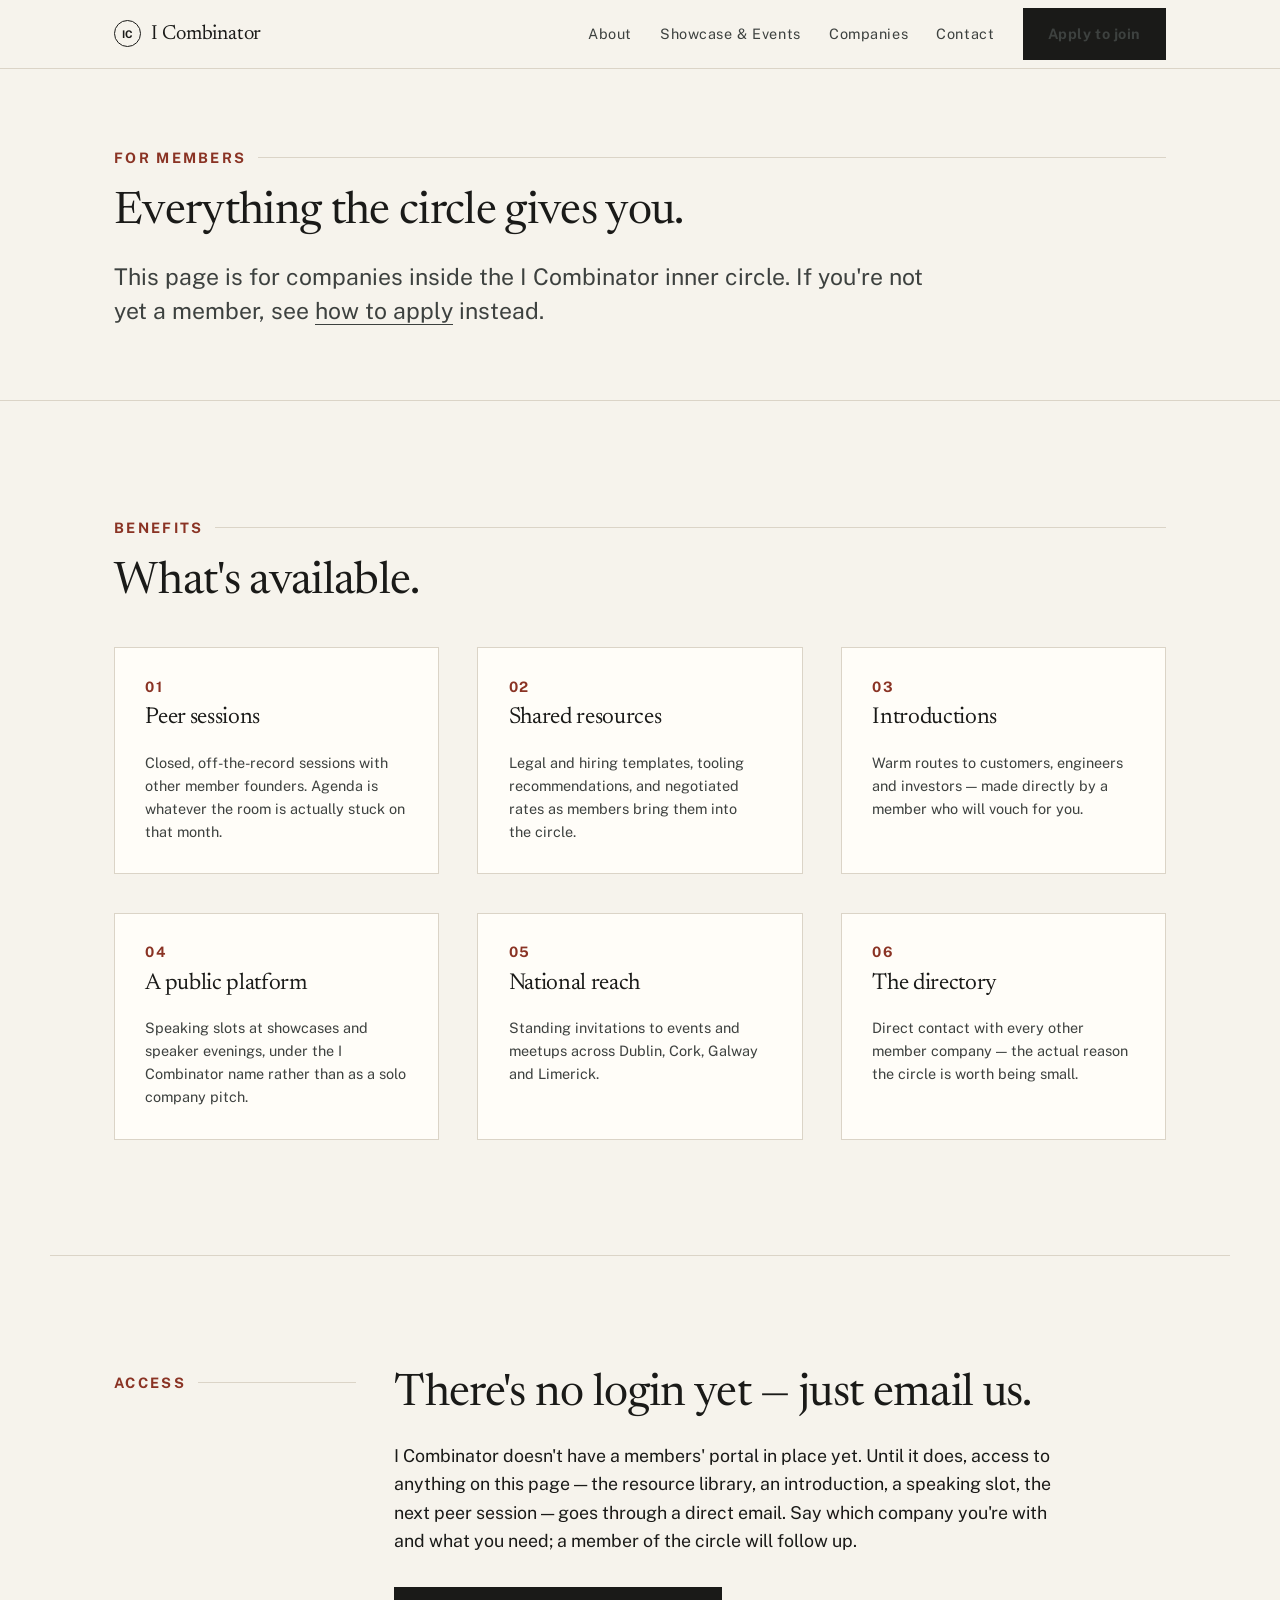
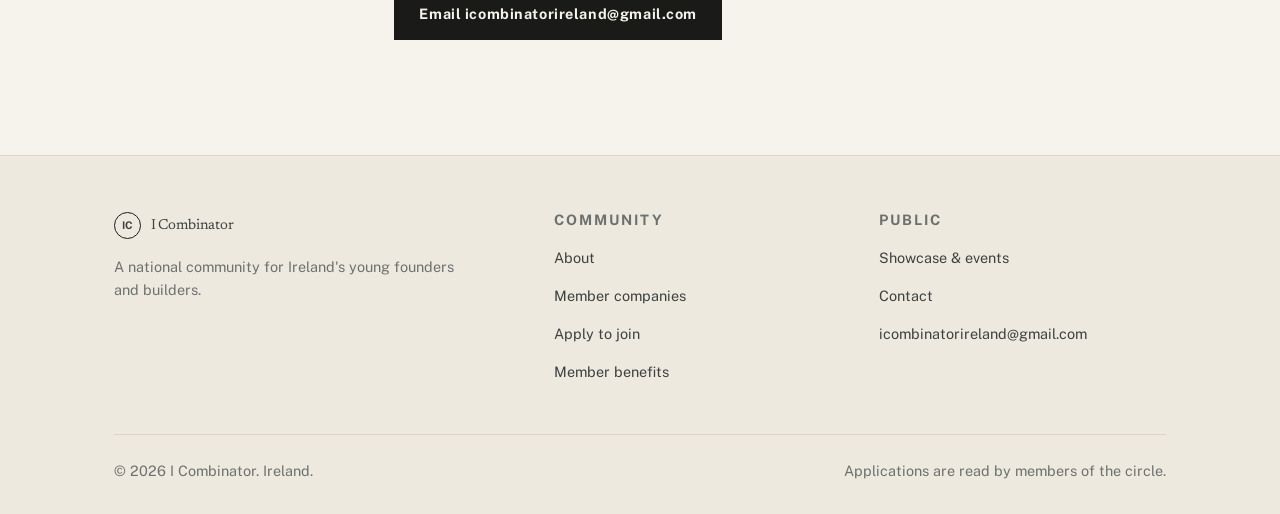
<file: benefits.html>
<!DOCTYPE html>
<html lang="en-IE">
<head>
<meta charset="utf-8">
<meta name="viewport" content="width=device-width, initial-scale=1">
<title>Member benefits — I Combinator</title>
<meta name="description" content="What I Combinator inner circle member companies get access to, and how to use it.">
<link rel="preconnect" href="https://fonts.googleapis.com">
<link rel="preconnect" href="https://fonts.gstatic.com" crossorigin>
<link href="https://fonts.googleapis.com/css2?family=Newsreader:opsz,wght@6..72,400;6..72,500&family=Public+Sans:wght@400;600;700&display=swap" rel="stylesheet">
<link rel="stylesheet" href="assets/css/site.css">
<script defer src="assets/js/site.js"></script>
</head>
<body>
<a class="skip" href="#main">Skip to content</a>

<header class="site-head">
  <div class="wrap site-head__inner">
    <a class="brand" href="index.html">
      <span class="brand__mark" aria-hidden="true">IC</span>
      <span>I Combinator</span>
    </a>
    <button class="nav-toggle" type="button" aria-expanded="false" aria-controls="primary-nav">Menu</button>
    <nav class="nav" id="primary-nav" aria-label="Primary">
      <a href="about.html">About</a>
      <a href="events.html">Showcase &amp; Events</a>
      <a href="companies.html">Companies</a>
      <a href="contact.html">Contact</a>
      <a class="btn" href="apply.html">Apply to join</a>
    </nav>
  </div>
</header>

<main id="main">
  <div class="page-head">
    <div class="wrap">
      <p class="eyebrow">For members</p>
      <h1>Everything the circle gives you.</h1>
      <p class="lede">This page is for companies inside the I Combinator inner circle. If you're
        not yet a member, see <a href="apply.html">how to apply</a> instead.</p>
    </div>
  </div>

  <section class="section wrap">
    <p class="eyebrow">Benefits</p>
    <h2>What's available.</h2>
    <div class="grid-3 numbered" style="margin-top:2.5rem">
      <div class="card">
        <h3>Peer sessions</h3>
        <p class="company__desc">Closed, off-the-record sessions with other member founders.
          Agenda is whatever the room is actually stuck on that month.</p>
      </div>
      <div class="card">
        <h3>Shared resources</h3>
        <p class="company__desc">Legal and hiring templates, tooling recommendations, and
          negotiated rates as members bring them into the circle.</p>
      </div>
      <div class="card">
        <h3>Introductions</h3>
        <p class="company__desc">Warm routes to customers, engineers and investors — made
          directly by a member who will vouch for you.</p>
      </div>
      <div class="card">
        <h3>A public platform</h3>
        <p class="company__desc">Speaking slots at showcases and speaker evenings, under the
          I Combinator name rather than as a solo company pitch.</p>
      </div>
      <div class="card">
        <h3>National reach</h3>
        <p class="company__desc">Standing invitations to events and meetups across Dublin, Cork,
          Galway and Limerick.</p>
      </div>
      <div class="card">
        <h3>The directory</h3>
        <p class="company__desc">Direct contact with every other member company — the actual
          reason the circle is worth being small.</p>
      </div>
    </div>
  </section>

  <section class="section wrap">
    <div class="split">
      <div><p class="eyebrow">Access</p></div>
      <div class="measure">
        <h2>There's no login yet — just email us.</h2>
        <p>I Combinator doesn't have a members' portal in place yet. Until it does, access to
          anything on this page — the resource library, an introduction, a speaking slot, the next
          peer session — goes through a direct email. Say which company you're with and what you
          need; a member of the circle will follow up.</p>
        <div class="btn-row">
          <a class="btn" href="mailto:icombinatorireland@gmail.com?subject=Member%20benefits">Email icombinatorireland@gmail.com</a>
        </div>
      </div>
    </div>
  </section>
</main>

<footer class="site-foot">
  <div class="wrap">
    <div class="foot-grid">
      <div>
        <a class="brand" href="index.html">
          <span class="brand__mark" aria-hidden="true">IC</span>
          <span>I Combinator</span>
        </a>
        <p class="form-note" style="margin-top:1rem">A national community for Ireland's young
          founders and builders.</p>
      </div>
      <div>
        <h4>Community</h4>
        <ul>
          <li><a href="about.html">About</a></li>
          <li><a href="companies.html">Member companies</a></li>
          <li><a href="apply.html">Apply to join</a></li>
          <li><a href="benefits.html">Member benefits</a></li>
        </ul>
      </div>
      <div>
        <h4>Public</h4>
        <ul>
          <li><a href="events.html">Showcase &amp; events</a></li>
          <li><a href="contact.html">Contact</a></li>
          <li><a href="mailto:icombinatorireland@gmail.com">icombinatorireland@gmail.com</a></li>
        </ul>
      </div>
    </div>
    <div class="foot-base">
      <span>&copy; <span data-year>2026</span> I Combinator. Ireland.</span>
      <span>Applications are read by members of the circle.</span>
    </div>
  </div>
</footer>
</body>
</html>
</file>
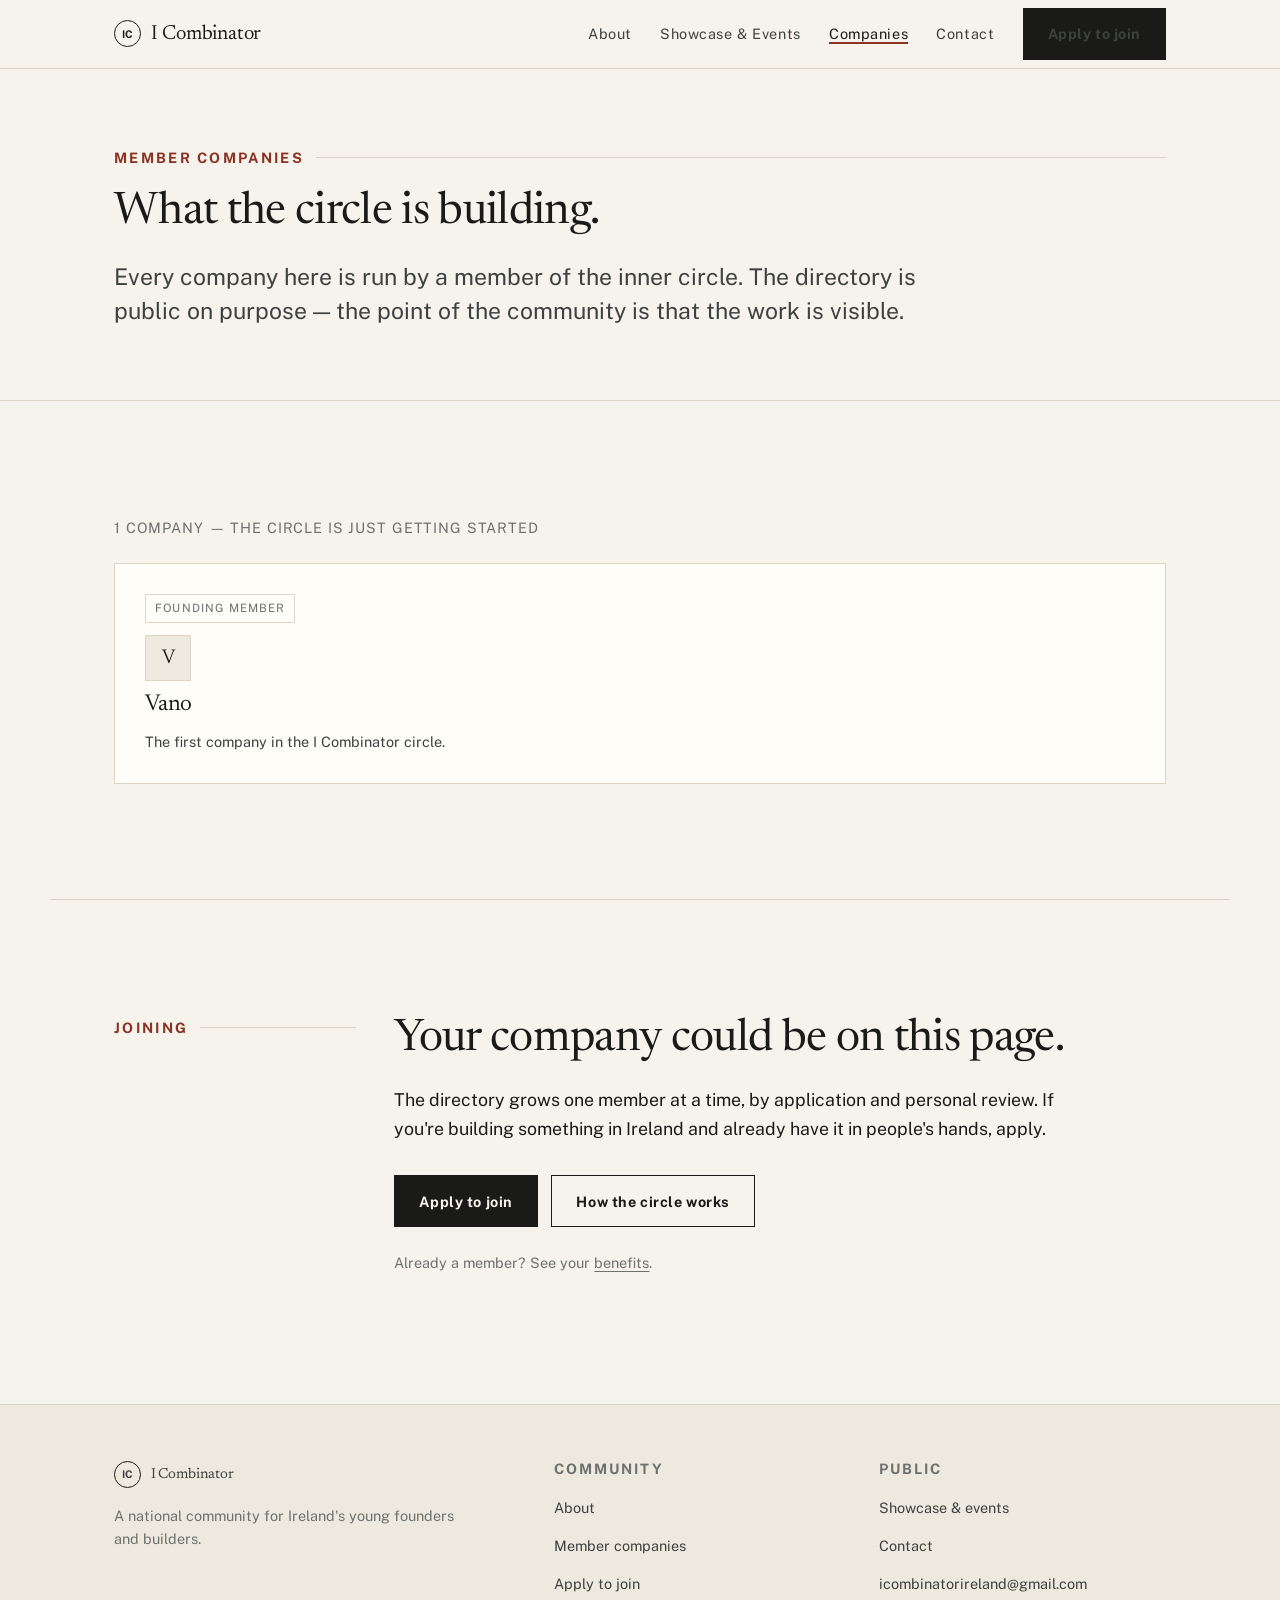
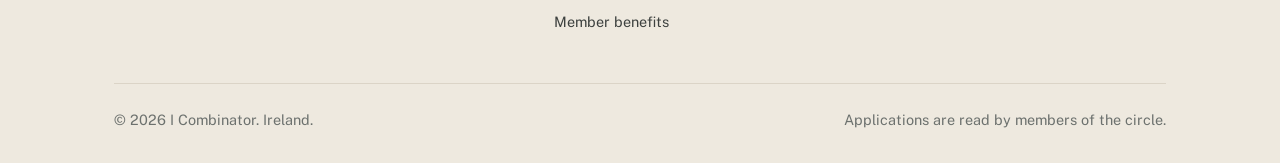
<file: companies.html>
<!DOCTYPE html>
<html lang="en-IE">
<head>
<meta charset="utf-8">
<meta name="viewport" content="width=device-width, initial-scale=1">
<title>Member companies — I Combinator</title>
<meta name="description" content="The companies built by founders in the I Combinator inner circle.">
<link rel="preconnect" href="https://fonts.googleapis.com">
<link rel="preconnect" href="https://fonts.gstatic.com" crossorigin>
<link href="https://fonts.googleapis.com/css2?family=Newsreader:opsz,wght@6..72,400;6..72,500&family=Public+Sans:wght@400;600;700&display=swap" rel="stylesheet">
<link rel="stylesheet" href="assets/css/site.css">
<script defer src="assets/js/site.js"></script>
</head>
<body>
<a class="skip" href="#main">Skip to content</a>

<header class="site-head">
  <div class="wrap site-head__inner">
    <a class="brand" href="index.html">
      <span class="brand__mark" aria-hidden="true">IC</span>
      <span>I Combinator</span>
    </a>
    <button class="nav-toggle" type="button" aria-expanded="false" aria-controls="primary-nav">Menu</button>
    <nav class="nav" id="primary-nav" aria-label="Primary">
      <a href="about.html">About</a>
      <a href="events.html">Showcase &amp; Events</a>
      <a href="companies.html" aria-current="page">Companies</a>
      <a href="contact.html">Contact</a>
      <a class="btn" href="apply.html">Apply to join</a>
    </nav>
  </div>
</header>

<main id="main">
  <div class="page-head">
    <div class="wrap">
      <p class="eyebrow">Member companies</p>
      <h1>What the circle is building.</h1>
      <p class="lede">Every company here is run by a member of the inner circle. The directory is
        public on purpose — the point of the community is that the work is visible.</p>
    </div>
  </div>

  <section class="section wrap">
    <p class="card__meta" id="company-count" role="status">1 company — the circle is just getting started</p>

    <div class="grid-3" style="margin-top:1.5rem">
      <article class="card company">
        <span class="tag" style="align-self:flex-start">Founding member</span>
        <span class="company__logo" aria-hidden="true">V</span>
        <h2 class="company__name">Vano</h2>
        <p class="company__desc">The first company in the I Combinator circle.</p>
      </article>
    </div>
  </section>

  <section class="section wrap">
    <div class="split">
      <div><p class="eyebrow">Joining</p></div>
      <div class="measure">
        <h2>Your company could be on this page.</h2>
        <p>The directory grows one member at a time, by application and personal review. If you're
          building something in Ireland and already have it in people's hands, apply.</p>
        <div class="btn-row">
          <a class="btn" href="apply.html">Apply to join</a>
          <a class="btn btn--ghost" href="about.html">How the circle works</a>
        </div>
        <p class="form-note" style="margin-top:1.5rem">Already a member? See your
          <a href="benefits.html">benefits</a>.</p>
      </div>
    </div>
  </section>
</main>

<footer class="site-foot">
  <div class="wrap">
    <div class="foot-grid">
      <div>
        <a class="brand" href="index.html">
          <span class="brand__mark" aria-hidden="true">IC</span>
          <span>I Combinator</span>
        </a>
        <p class="form-note" style="margin-top:1rem">A national community for Ireland's young
          founders and builders.</p>
      </div>
      <div>
        <h4>Community</h4>
        <ul>
          <li><a href="about.html">About</a></li>
          <li><a href="companies.html">Member companies</a></li>
          <li><a href="apply.html">Apply to join</a></li>
          <li><a href="benefits.html">Member benefits</a></li>
        </ul>
      </div>
      <div>
        <h4>Public</h4>
        <ul>
          <li><a href="events.html">Showcase &amp; events</a></li>
          <li><a href="contact.html">Contact</a></li>
          <li><a href="mailto:icombinatorireland@gmail.com">icombinatorireland@gmail.com</a></li>
        </ul>
      </div>
    </div>
    <div class="foot-base">
      <span>&copy; <span data-year>2026</span> I Combinator. Ireland.</span>
      <span>Applications are read by members of the circle.</span>
    </div>
  </div>
</footer>
</body>
</html>
</file>
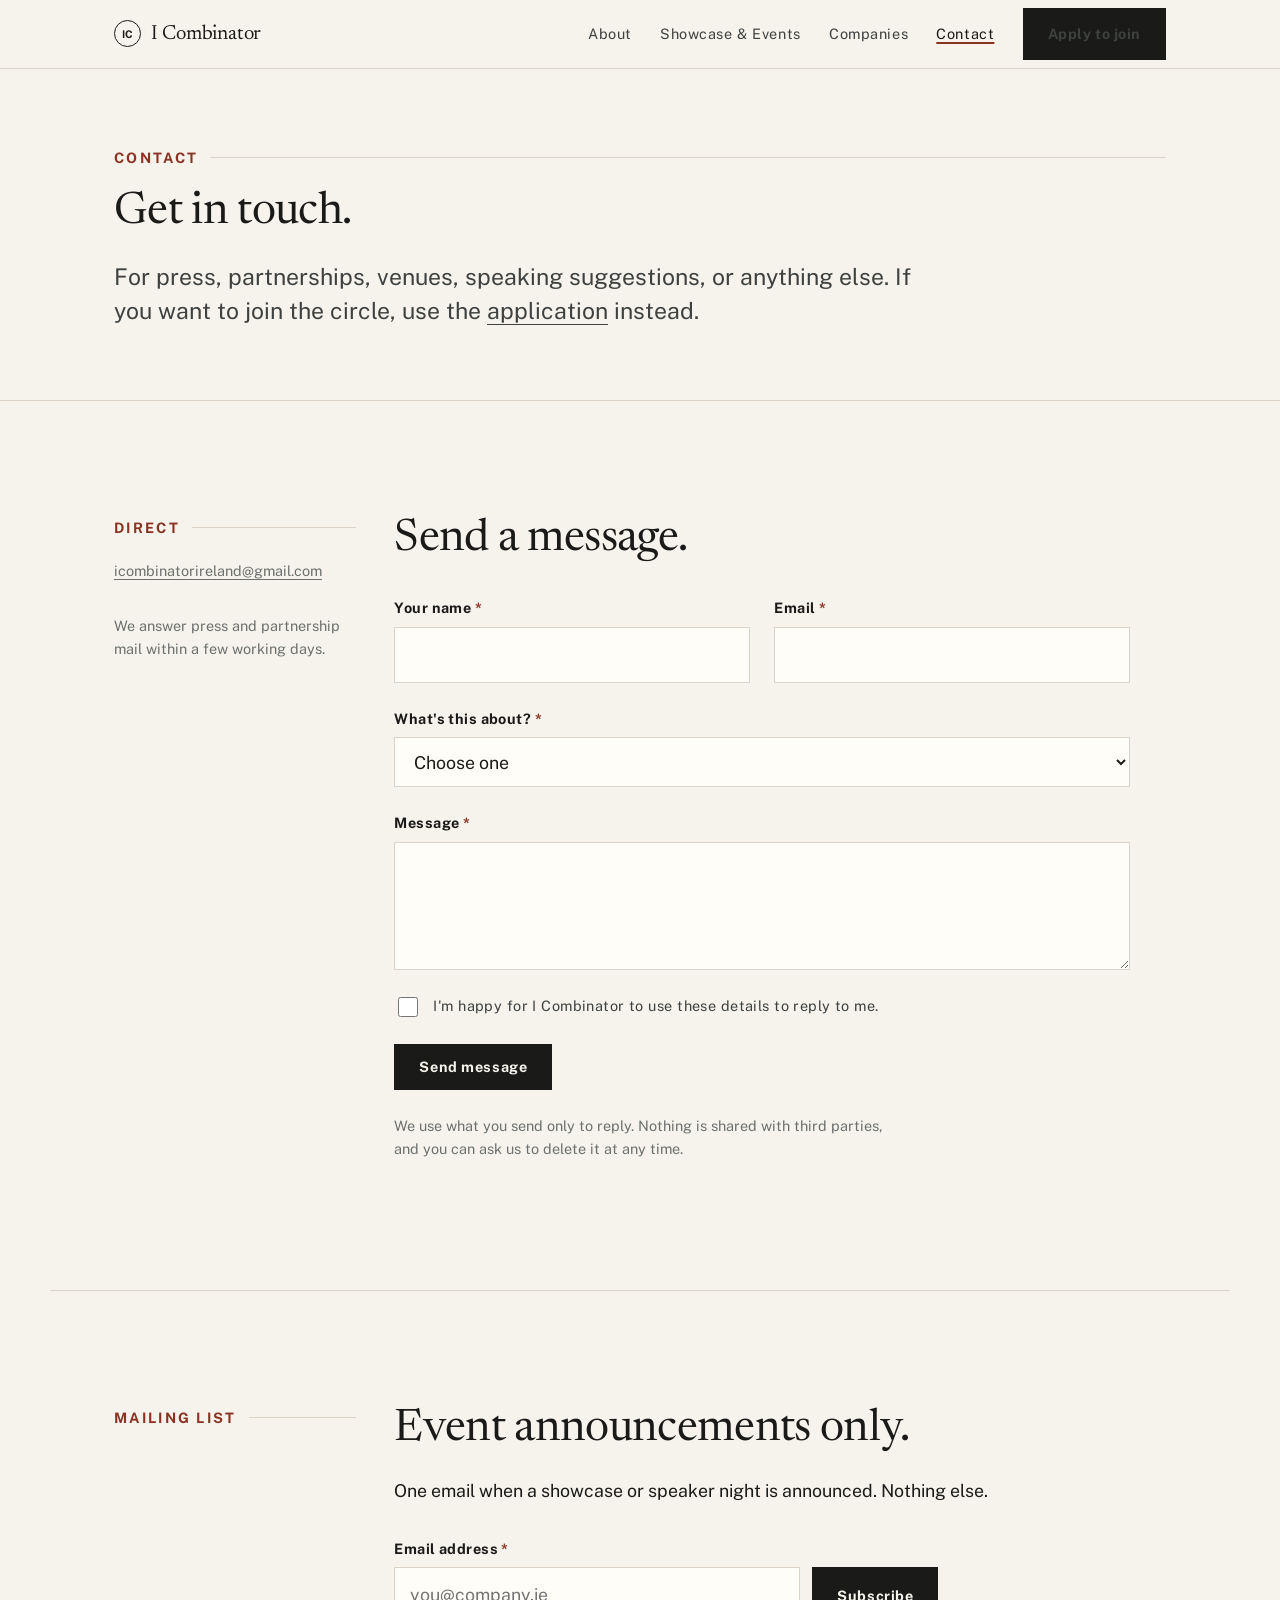
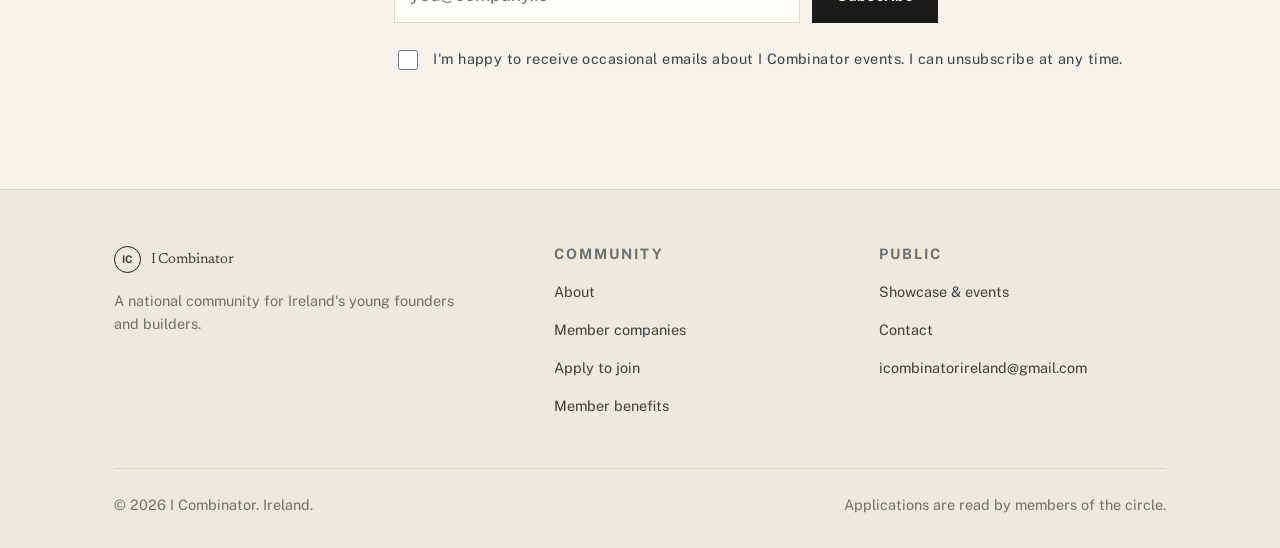
<file: contact.html>
<!DOCTYPE html>
<html lang="en-IE">
<head>
<meta charset="utf-8">
<meta name="viewport" content="width=device-width, initial-scale=1">
<title>Contact — I Combinator</title>
<meta name="description" content="Contact I Combinator — press, partnerships, speaking, venues, or general questions.">
<link rel="preconnect" href="https://fonts.googleapis.com">
<link rel="preconnect" href="https://fonts.gstatic.com" crossorigin>
<link href="https://fonts.googleapis.com/css2?family=Newsreader:opsz,wght@6..72,400;6..72,500&family=Public+Sans:wght@400;600;700&display=swap" rel="stylesheet">
<link rel="stylesheet" href="assets/css/site.css">
<script defer src="assets/js/site.js"></script>
</head>
<body>
<a class="skip" href="#main">Skip to content</a>

<header class="site-head">
  <div class="wrap site-head__inner">
    <a class="brand" href="index.html">
      <span class="brand__mark" aria-hidden="true">IC</span>
      <span>I Combinator</span>
    </a>
    <button class="nav-toggle" type="button" aria-expanded="false" aria-controls="primary-nav">Menu</button>
    <nav class="nav" id="primary-nav" aria-label="Primary">
      <a href="about.html">About</a>
      <a href="events.html">Showcase &amp; Events</a>
      <a href="companies.html">Companies</a>
      <a href="contact.html" aria-current="page">Contact</a>
      <a class="btn" href="apply.html">Apply to join</a>
    </nav>
  </div>
</header>

<main id="main">
  <div class="page-head">
    <div class="wrap">
      <p class="eyebrow">Contact</p>
      <h1>Get in touch.</h1>
      <p class="lede">For press, partnerships, venues, speaking suggestions, or anything else.
        If you want to join the circle, use the <a href="apply.html">application</a> instead.</p>
    </div>
  </div>

  <section class="section wrap">
    <div class="split">
      <div>
        <p class="eyebrow">Direct</p>
        <p class="form-note"><a href="mailto:icombinatorireland@gmail.com">icombinatorireland@gmail.com</a></p>
        <p class="form-note" style="margin-top:2rem">We answer press and partnership mail within a
          few working days.</p>
      </div>
      <div>
        <h2>Send a message.</h2>
        <form class="form" data-form="Contact message" novalidate style="margin-top:2rem"
              data-success="Message received. We'll reply to the address you gave."
              data-autoresponse="Thanks for reaching out to I Combinator. We read every message and aim to reply within a few working days.">
          <input type="text" name="_honey" style="display:none" tabindex="-1" autocomplete="off">
          <div class="field-row">
            <div class="field">
              <label for="ct-name">Your name <span class="req" aria-hidden="true">*</span></label>
              <input type="text" id="ct-name" name="name" required autocomplete="name">
              <p class="error-msg" role="alert" hidden></p>
            </div>
            <div class="field">
              <label for="ct-email">Email <span class="req" aria-hidden="true">*</span></label>
              <input type="email" id="ct-email" name="email" required autocomplete="email">
              <p class="error-msg" role="alert" hidden></p>
            </div>
          </div>

          <div class="field">
            <label for="ct-topic">What's this about? <span class="req" aria-hidden="true">*</span></label>
            <select id="ct-topic" name="topic" required>
              <option value="">Choose one</option>
              <option>Press or media</option>
              <option>Partnership or sponsorship</option>
              <option>Offering a venue</option>
              <option>Speaker suggestion</option>
              <option>Attending an event</option>
              <option>Something else</option>
            </select>
            <p class="error-msg" role="alert" hidden></p>
          </div>

          <div class="field">
            <label for="ct-message">Message <span class="req" aria-hidden="true">*</span></label>
            <textarea id="ct-message" name="message" required data-minwords="4"></textarea>
            <p class="error-msg" role="alert" hidden></p>
          </div>

          <div class="field consent">
            <input type="checkbox" id="ct-consent" name="consent" required>
            <label for="ct-consent">I'm happy for I Combinator to use these details to reply to me.</label>
            <p class="error-msg" role="alert" hidden></p>
          </div>

          <div><button class="btn" type="submit" data-label="Send message">Send message</button></div>
          <p class="status" role="status" tabindex="-1" hidden></p>
          <p class="form-note">We use what you send only to reply. Nothing is shared with third
            parties, and you can ask us to delete it at any time.</p>
        </form>
      </div>
    </div>
  </section>

  <section class="section wrap">
    <div class="split">
      <div><p class="eyebrow">Mailing list</p></div>
      <div>
        <h2>Event announcements only.</h2>
        <p class="measure">One email when a showcase or speaker night is announced. Nothing else.</p>
        <form class="form" data-form="Newsletter signup" novalidate style="margin-top:2rem"
              data-autoresponse="Thanks for subscribing to I Combinator updates. We'll only email when there's a real event to announce.">
          <input type="text" name="_honey" style="display:none" tabindex="-1" autocomplete="off">
          <div class="field">
            <label for="ml-email">Email address <span class="req" aria-hidden="true">*</span></label>
            <div class="subscribe">
              <input type="email" id="ml-email" name="email" required autocomplete="email"
                     placeholder="you@company.ie">
              <button class="btn" type="submit" data-label="Subscribe">Subscribe</button>
            </div>
            <p class="error-msg" role="alert" hidden></p>
          </div>
          <div class="field consent">
            <input type="checkbox" id="ml-consent" name="consent" required>
            <label for="ml-consent">I'm happy to receive occasional emails about I Combinator
              events. I can unsubscribe at any time.</label>
            <p class="error-msg" role="alert" hidden></p>
          </div>
          <p class="status" role="status" tabindex="-1" hidden></p>
        </form>
      </div>
    </div>
  </section>
</main>

<footer class="site-foot">
  <div class="wrap">
    <div class="foot-grid">
      <div>
        <a class="brand" href="index.html">
          <span class="brand__mark" aria-hidden="true">IC</span>
          <span>I Combinator</span>
        </a>
        <p class="form-note" style="margin-top:1rem">A national community for Ireland's young
          founders and builders.</p>
      </div>
      <div>
        <h4>Community</h4>
        <ul>
          <li><a href="about.html">About</a></li>
          <li><a href="companies.html">Member companies</a></li>
          <li><a href="apply.html">Apply to join</a></li>
          <li><a href="benefits.html">Member benefits</a></li>
        </ul>
      </div>
      <div>
        <h4>Public</h4>
        <ul>
          <li><a href="events.html">Showcase &amp; events</a></li>
          <li><a href="contact.html">Contact</a></li>
          <li><a href="mailto:icombinatorireland@gmail.com">icombinatorireland@gmail.com</a></li>
        </ul>
      </div>
    </div>
    <div class="foot-base">
      <span>&copy; <span data-year>2026</span> I Combinator. Ireland.</span>
      <span>Applications are read by members of the circle.</span>
    </div>
  </div>
</footer>
</body>
</html>
</file>
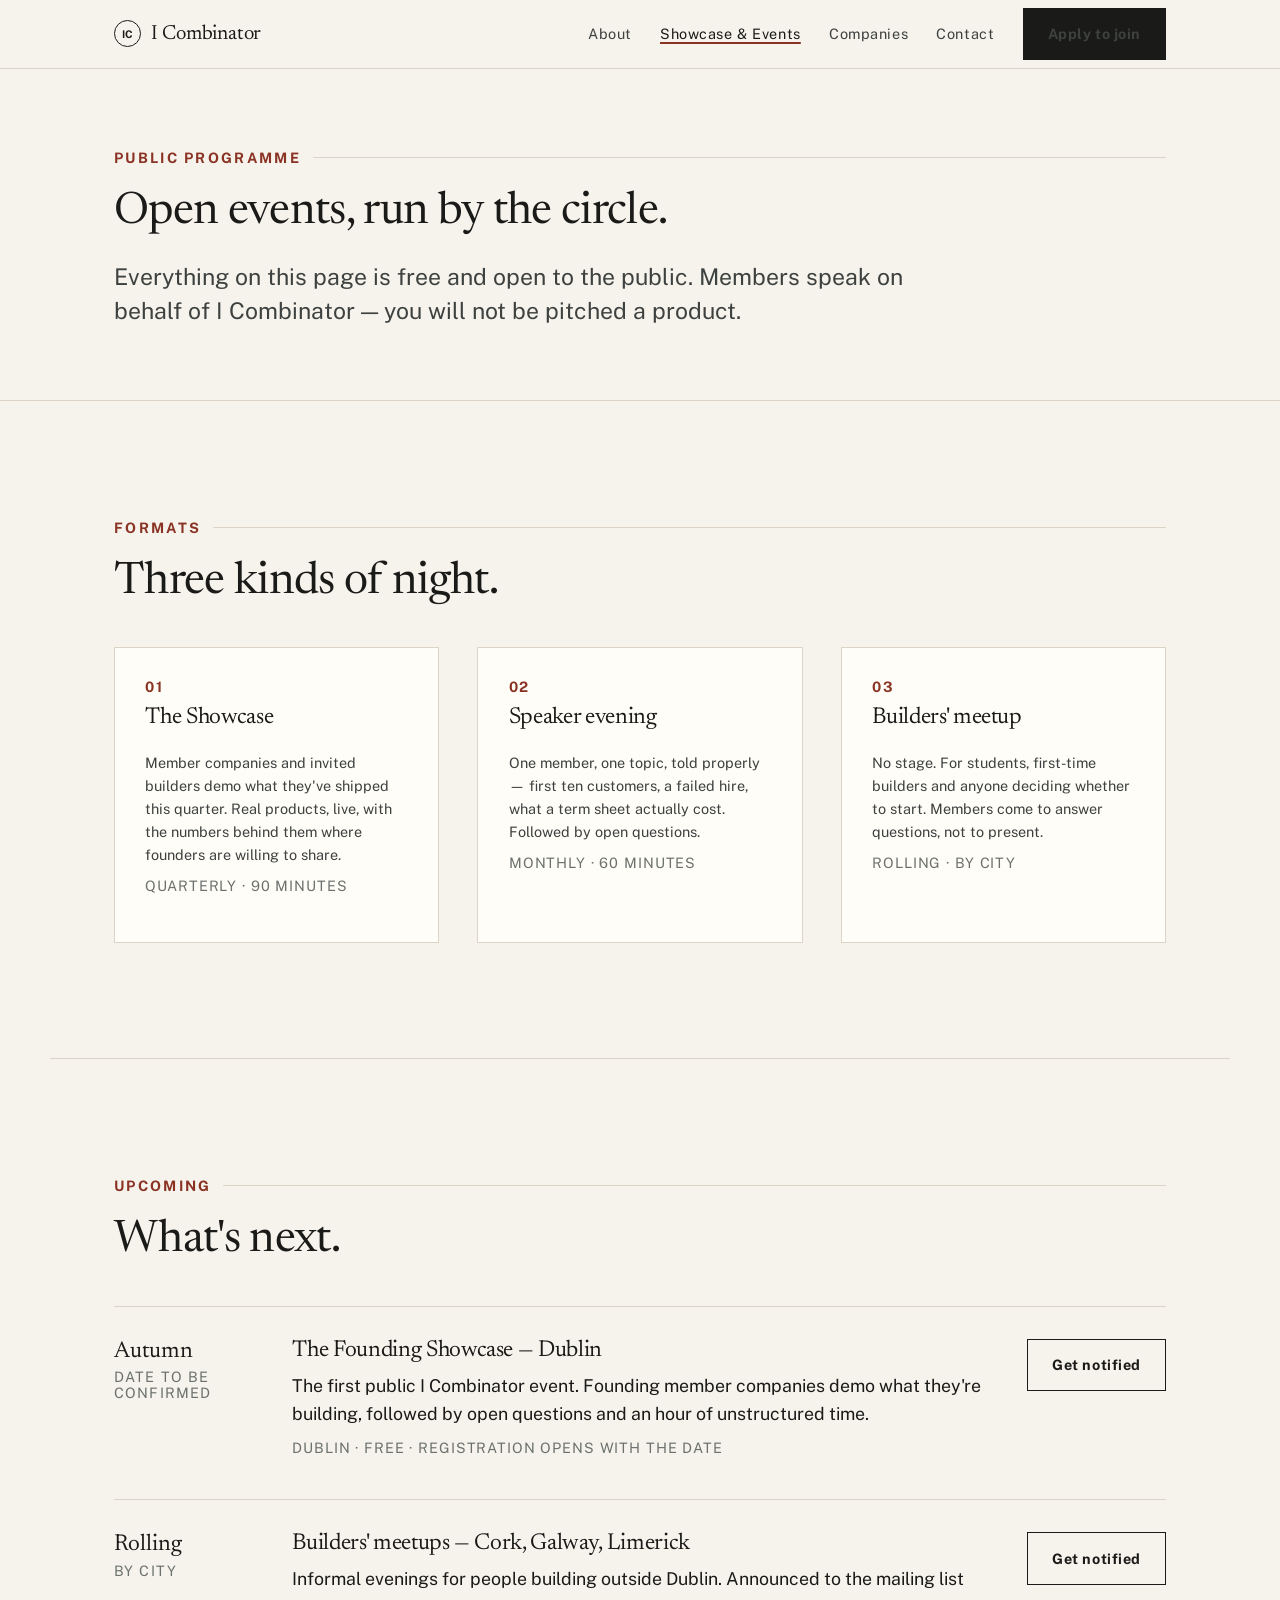
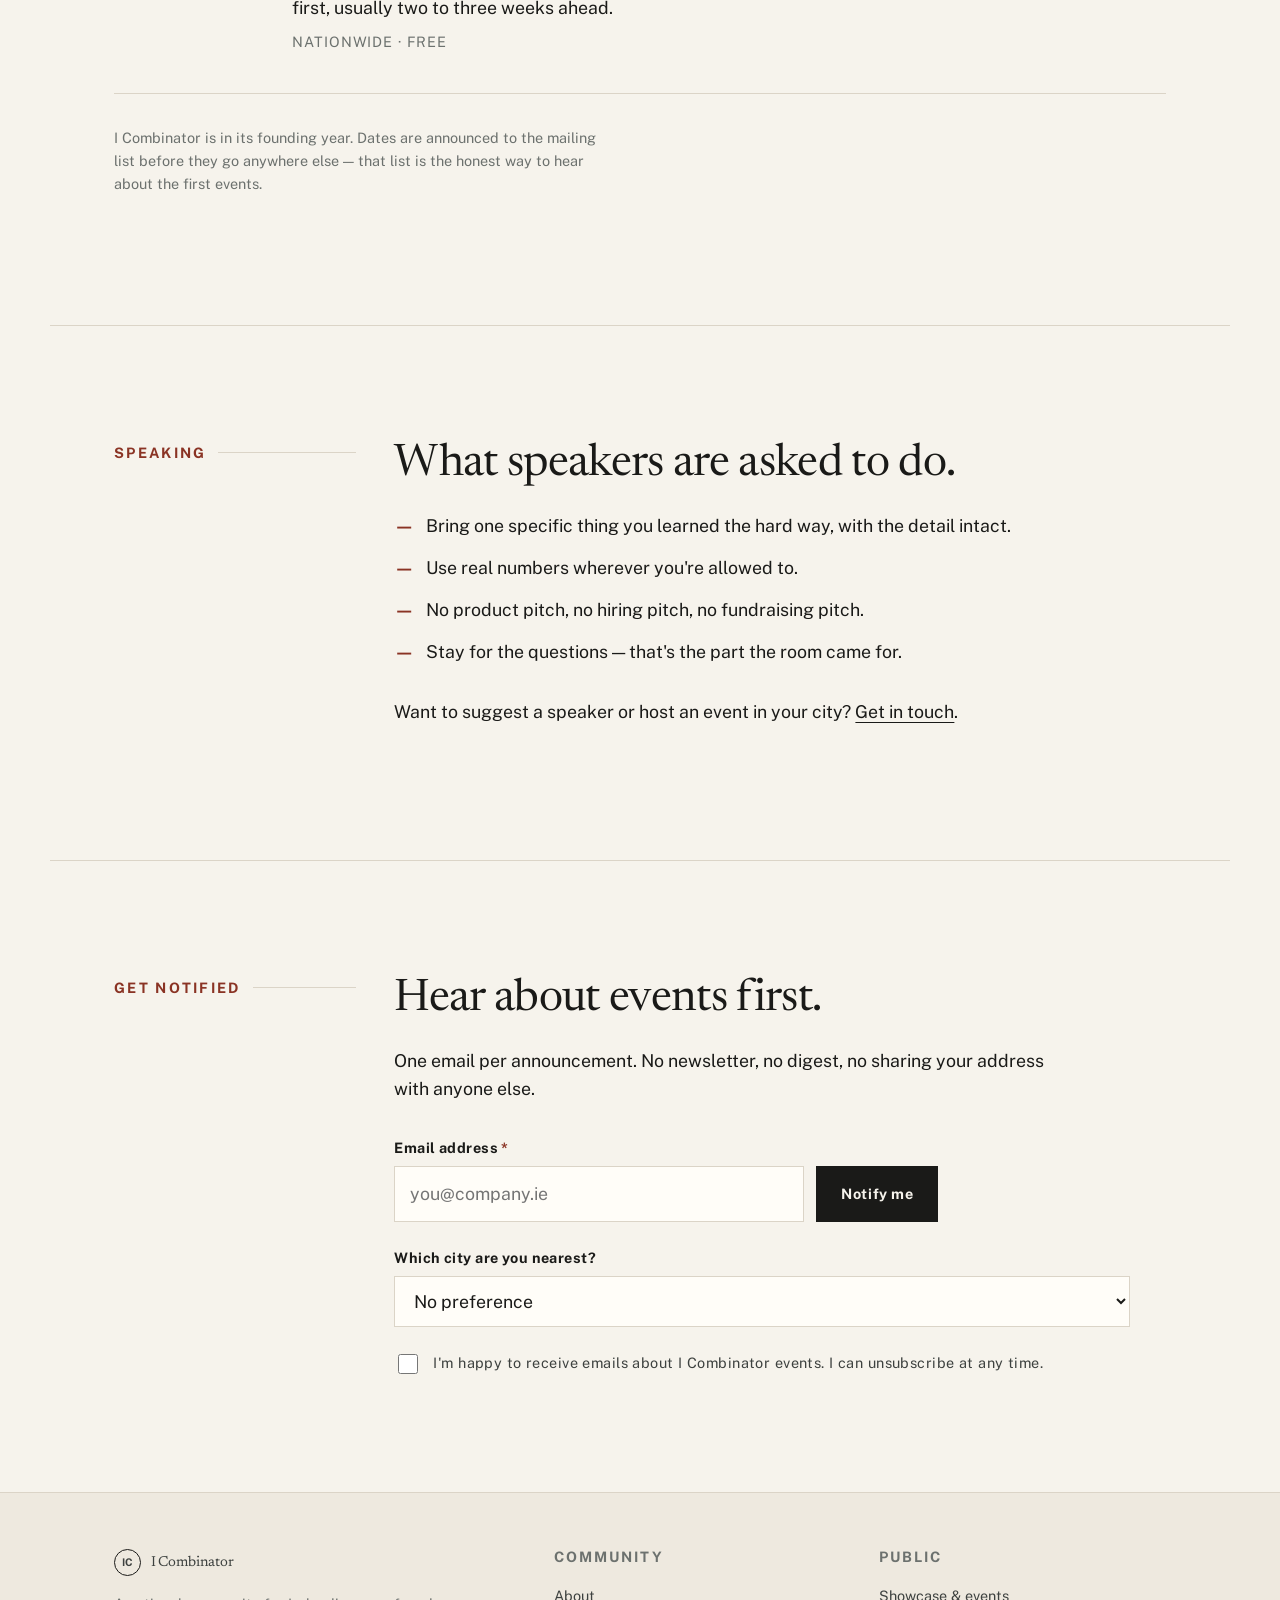
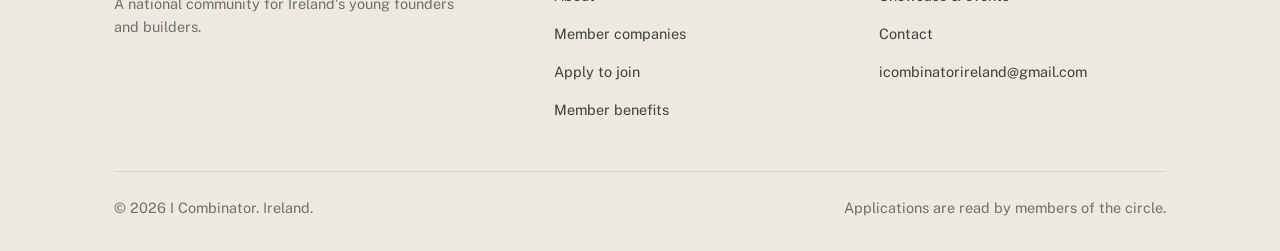
<file: events.html>
<!DOCTYPE html>
<html lang="en-IE">
<head>
<meta charset="utf-8">
<meta name="viewport" content="width=device-width, initial-scale=1">
<title>Showcase &amp; Events — I Combinator</title>
<meta name="description" content="Public showcases, speaker evenings and meetups run by I Combinator across Ireland. Free to attend, open to anyone building or thinking about it.">
<link rel="preconnect" href="https://fonts.googleapis.com">
<link rel="preconnect" href="https://fonts.gstatic.com" crossorigin>
<link href="https://fonts.googleapis.com/css2?family=Newsreader:opsz,wght@6..72,400;6..72,500&family=Public+Sans:wght@400;600;700&display=swap" rel="stylesheet">
<link rel="stylesheet" href="assets/css/site.css">
<script defer src="assets/js/site.js"></script>
</head>
<body>
<a class="skip" href="#main">Skip to content</a>

<header class="site-head">
  <div class="wrap site-head__inner">
    <a class="brand" href="index.html">
      <span class="brand__mark" aria-hidden="true">IC</span>
      <span>I Combinator</span>
    </a>
    <button class="nav-toggle" type="button" aria-expanded="false" aria-controls="primary-nav">Menu</button>
    <nav class="nav" id="primary-nav" aria-label="Primary">
      <a href="about.html">About</a>
      <a href="events.html" aria-current="page">Showcase &amp; Events</a>
      <a href="companies.html">Companies</a>
      <a href="contact.html">Contact</a>
      <a class="btn" href="apply.html">Apply to join</a>
    </nav>
  </div>
</header>

<main id="main">
  <div class="page-head">
    <div class="wrap">
      <p class="eyebrow">Public programme</p>
      <h1>Open events, run by the circle.</h1>
      <p class="lede">Everything on this page is free and open to the public. Members speak on
        behalf of I Combinator — you will not be pitched a product.</p>
    </div>
  </div>

  <section class="section wrap">
    <p class="eyebrow">Formats</p>
    <h2>Three kinds of night.</h2>
    <div class="grid-3 numbered" style="margin-top:2.5rem">
      <div class="card">
        <h3>The Showcase</h3>
        <p class="company__desc">Member companies and invited builders demo what they've shipped
          this quarter. Real products, live, with the numbers behind them where founders are willing
          to share.</p>
        <p class="card__meta">Quarterly · 90 minutes</p>
      </div>
      <div class="card">
        <h3>Speaker evening</h3>
        <p class="company__desc">One member, one topic, told properly — first ten customers, a
          failed hire, what a term sheet actually cost. Followed by open questions.</p>
        <p class="card__meta">Monthly · 60 minutes</p>
      </div>
      <div class="card">
        <h3>Builders' meetup</h3>
        <p class="company__desc">No stage. For students, first-time builders and anyone deciding
          whether to start. Members come to answer questions, not to present.</p>
        <p class="card__meta">Rolling · by city</p>
      </div>
    </div>
  </section>

  <section class="section wrap">
    <p class="eyebrow">Upcoming</p>
    <h2>What's next.</h2>
    <!-- TODO(owner): replace with confirmed dates and venues before sharing publicly.
         Each .event block is one listing; remove the founding-year note once dates are real. -->
    <div style="margin-top:2.5rem">
      <article class="event">
        <div class="event__date">Autumn<span>Date to be confirmed</span></div>
        <div class="event__body">
          <h3>The Founding Showcase — Dublin</h3>
          <p>The first public I Combinator event. Founding member companies demo what they're
            building, followed by open questions and an hour of unstructured time.</p>
          <p class="card__meta">Dublin · Free · Registration opens with the date</p>
        </div>
        <div><a class="btn btn--ghost" href="#register">Get notified</a></div>
      </article>
      <article class="event">
        <div class="event__date">Rolling<span>By city</span></div>
        <div class="event__body">
          <h3>Builders' meetups — Cork, Galway, Limerick</h3>
          <p>Informal evenings for people building outside Dublin. Announced to the mailing list
            first, usually two to three weeks ahead.</p>
          <p class="card__meta">Nationwide · Free</p>
        </div>
        <div><a class="btn btn--ghost" href="#register">Get notified</a></div>
      </article>
    </div>
    <p class="form-note" style="margin-top:2rem">I Combinator is in its founding year. Dates are
      announced to the mailing list before they go anywhere else — that list is the honest way to
      hear about the first events.</p>
  </section>

  <section class="section wrap">
    <div class="split">
      <div><p class="eyebrow">Speaking</p></div>
      <div class="measure">
        <h2>What speakers are asked to do.</h2>
        <ul class="check">
          <li>Bring one specific thing you learned the hard way, with the detail intact.</li>
          <li>Use real numbers wherever you're allowed to.</li>
          <li>No product pitch, no hiring pitch, no fundraising pitch.</li>
          <li>Stay for the questions — that's the part the room came for.</li>
        </ul>
        <p style="margin-top:2rem">Want to suggest a speaker or host an event in your city?
          <a href="contact.html">Get in touch</a>.</p>
      </div>
    </div>
  </section>

  <section class="section wrap" id="register">
    <div class="split">
      <div><p class="eyebrow">Get notified</p></div>
      <div>
        <h2>Hear about events first.</h2>
        <p class="measure">One email per announcement. No newsletter, no digest, no sharing your
          address with anyone else.</p>
        <form class="form" data-form="Event notifications" novalidate style="margin-top:2rem"
              data-autoresponse="Thanks for signing up. We'll only email when there's a real I Combinator event to announce.">
          <input type="text" name="_honey" style="display:none" tabindex="-1" autocomplete="off">
          <div class="field">
            <label for="ev-email">Email address <span class="req" aria-hidden="true">*</span></label>
            <div class="subscribe">
              <input type="email" id="ev-email" name="email" required autocomplete="email"
                     placeholder="you@company.ie">
              <button class="btn" type="submit" data-label="Notify me">Notify me</button>
            </div>
            <p class="error-msg" role="alert" hidden></p>
          </div>
          <div class="field">
            <label for="ev-city">Which city are you nearest?</label>
            <select id="ev-city" name="city">
              <option value="">No preference</option>
              <option>Dublin</option>
              <option>Cork</option>
              <option>Galway</option>
              <option>Limerick</option>
              <option>Elsewhere in Ireland</option>
            </select>
          </div>
          <div class="field consent">
            <input type="checkbox" id="ev-consent" name="consent" required>
            <label for="ev-consent">I'm happy to receive emails about I Combinator events. I can
              unsubscribe at any time.</label>
            <p class="error-msg" role="alert" hidden></p>
          </div>
          <p class="status" role="status" tabindex="-1" hidden></p>
        </form>
      </div>
    </div>
  </section>
</main>

<footer class="site-foot">
  <div class="wrap">
    <div class="foot-grid">
      <div>
        <a class="brand" href="index.html">
          <span class="brand__mark" aria-hidden="true">IC</span>
          <span>I Combinator</span>
        </a>
        <p class="form-note" style="margin-top:1rem">A national community for Ireland's young
          founders and builders.</p>
      </div>
      <div>
        <h4>Community</h4>
        <ul>
          <li><a href="about.html">About</a></li>
          <li><a href="companies.html">Member companies</a></li>
          <li><a href="apply.html">Apply to join</a></li>
          <li><a href="benefits.html">Member benefits</a></li>
        </ul>
      </div>
      <div>
        <h4>Public</h4>
        <ul>
          <li><a href="events.html">Showcase &amp; events</a></li>
          <li><a href="contact.html">Contact</a></li>
          <li><a href="mailto:icombinatorireland@gmail.com">icombinatorireland@gmail.com</a></li>
        </ul>
      </div>
    </div>
    <div class="foot-base">
      <span>&copy; <span data-year>2026</span> I Combinator. Ireland.</span>
      <span>Applications are read by members of the circle.</span>
    </div>
  </div>
</footer>
</body>
</html>
</file>
<file: assets/css/site.css>
/* I Combinator — design system.
   Editorial/institutional: strict grid, generous whitespace, restrained palette,
   serif display + civic grotesk text. No gradients, no blobs, no glass, no shadows. */

/* ---------- tokens ---------- */
:root {
  --ink:        #1a1a18;
  --ink-soft:   #3d413f;
  --ink-mute:   #6c716e;
  --paper:      #f6f3ec;
  --paper-2:    #eee9df;
  --line:       #dbd4c7;
  --accent:     #8a3324;   /* deep rust — deliberately unlike YC orange / EI navy-green */
  --accent-ink: #6d2818;
  --white:      #fffdf8;

  --w-page: 1180px;
  --gap: clamp(1.25rem, 3vw, 2.5rem);
  --pad-x: clamp(1.25rem, 5vw, 4rem);
  --section-y: clamp(4rem, 9vw, 8rem);

  --serif: "Newsreader", "Iowan Old Style", Georgia, "Times New Roman", serif;
  --sans: "Public Sans", -apple-system, BlinkMacSystemFont, "Segoe UI", Helvetica, Arial, sans-serif;

  --step--1: clamp(0.82rem, 0.79rem + 0.15vw, 0.9rem);
  --step-0:  clamp(1rem, 0.96rem + 0.2vw, 1.11rem);
  --step-1:  clamp(1.2rem, 1.12rem + 0.4vw, 1.5rem);
  --step-2:  clamp(1.5rem, 1.35rem + 0.75vw, 2.1rem);
  --step-3:  clamp(1.9rem, 1.6rem + 1.5vw, 3rem);
  --step-4:  clamp(2.4rem, 1.85rem + 2.75vw, 4.4rem);
}

/* ---------- reset ---------- */
*, *::before, *::after { box-sizing: border-box; }
html { -webkit-text-size-adjust: 100%; scroll-behavior: smooth; }
@media (prefers-reduced-motion: reduce) {
  html { scroll-behavior: auto; }
  *, *::before, *::after { animation-duration: .01ms !important; animation-iteration-count: 1 !important;
    transition-duration: .01ms !important; scroll-behavior: auto !important; }
}
body {
  margin: 0; background: var(--paper); color: var(--ink);
  font-family: var(--sans); font-size: var(--step-0); line-height: 1.6;
  text-rendering: optimizeLegibility;
}
img, svg { max-width: 100%; height: auto; display: block; }
h1, h2, h3, h4 { font-family: var(--serif); font-weight: 400; line-height: 1.08;
  letter-spacing: -0.015em; margin: 0 0 .5em; text-wrap: balance; }
h1 { font-size: var(--step-4); }
h2 { font-size: var(--step-3); }
h3 { font-size: var(--step-1); }
p { margin: 0 0 1em; text-wrap: pretty; }
a { color: inherit; text-underline-offset: .22em; text-decoration-thickness: 1px; }
:focus-visible { outline: 2.5px solid var(--accent); outline-offset: 3px; border-radius: 2px; }

/* ---------- layout ---------- */
.wrap { width: 100%; max-width: var(--w-page); margin-inline: auto; padding-inline: var(--pad-x); }
.section { padding-block: var(--section-y); }
.section + .section { border-top: 1px solid var(--line); }
.skip { position: absolute; left: -9999px; top: 0; background: var(--ink); color: var(--paper);
  padding: .75rem 1.25rem; z-index: 100; }
.skip:focus { left: 1rem; top: 1rem; }

.eyebrow {
  font-size: var(--step--1); letter-spacing: .16em; text-transform: uppercase;
  font-weight: 700; color: var(--accent); margin: 0 0 1.25rem;
  display: flex; align-items: center; gap: .75rem;
}
.eyebrow::after { content: ""; flex: 1; height: 1px; background: var(--line); }
.lede { font-size: var(--step-1); line-height: 1.5; color: var(--ink-soft); max-width: 46ch; }
.measure { max-width: 62ch; }

/* ---------- header ---------- */
.site-head { position: sticky; top: 0; z-index: 50; background: var(--paper);
  border-bottom: 1px solid var(--line); }
.site-head__inner { display: flex; align-items: center; justify-content: space-between; gap: 1rem;
  min-height: 68px; }
.brand { display: flex; align-items: center; gap: .6rem; font-family: var(--serif);
  font-size: 1.28rem; letter-spacing: -0.01em; text-decoration: none; }
.brand__mark { width: 27px; height: 27px; flex: none; border: 1.5px solid var(--ink); border-radius: 50%;
  display: grid; place-items: center; font-family: var(--sans); font-size: .66rem;
  font-weight: 700; letter-spacing: -0.02em; }
.nav { display: flex; align-items: center; gap: clamp(1rem, 2.2vw, 2rem); }
.nav a { font-size: var(--step--1); letter-spacing: .04em; text-decoration: none; color: var(--ink-soft); }
.nav a:hover, .nav a[aria-current="page"] { color: var(--ink); }
.nav a[aria-current="page"] { text-decoration: underline; text-decoration-color: var(--accent);
  text-decoration-thickness: 2px; }
.nav-toggle { display: none; }

@media (max-width: 880px) {
  .site-head__inner { position: relative; }
  .nav-toggle { display: inline-flex; align-items: center; gap: .5rem; background: none;
    border: 1px solid var(--line); padding: .55rem .8rem; font: inherit; font-size: var(--step--1);
    color: var(--ink); cursor: pointer; min-height: 44px; }
  .nav { position: absolute; inset: 100% 0 auto 0; flex-direction: column; align-items: stretch;
    gap: 0; background: var(--paper); border-bottom: 1px solid var(--line);
    padding: .5rem 0; margin-top: 1px; }
  .nav[hidden] { display: none; }
  .nav a { padding: .9rem 0; font-size: var(--step-0); min-height: 44px; display: flex;
    align-items: center; }
  .nav .btn { margin-top: .5rem; justify-content: center; }
}

/* ---------- buttons ---------- */
.btn { display: inline-flex; align-items: center; justify-content: center; gap: .5rem;
  padding: .85rem 1.5rem; min-height: 46px; font-size: var(--step--1); font-weight: 700;
  letter-spacing: .04em; text-decoration: none; border: 1px solid var(--ink); cursor: pointer;
  background: var(--ink); color: var(--paper); font-family: inherit;
  transition: background .18s ease, color .18s ease, border-color .18s ease; }
.btn:hover { background: var(--accent); border-color: var(--accent); }
.btn--ghost { background: transparent; color: var(--ink); }
.btn--ghost:hover { background: var(--ink); color: var(--paper); border-color: var(--ink); }
.btn--square { width: 46px; padding: 0; flex: none; font-family: var(--serif); font-size: 1.05rem; }
.btn-row { display: flex; flex-wrap: wrap; gap: .85rem; margin-top: 2rem; }

/* ---------- hero ---------- */
.hero { padding-block: clamp(3.5rem, 8vw, 7rem) clamp(3rem, 6vw, 5.5rem); }
.hero__grid { display: grid; grid-template-columns: 1.35fr .9fr; gap: var(--gap); align-items: end; }
.hero h1 { margin-bottom: .35em; }
.hero__meta { border-left: 1px solid var(--line); padding-left: var(--gap); }
.hero__stat { display: block; font-family: var(--serif); font-size: var(--step-2); line-height: 1; }
.hero__statlabel { font-size: var(--step--1); color: var(--ink-mute); letter-spacing: .08em;
  text-transform: uppercase; margin: .4rem 0 1.75rem; display: block; }
@media (max-width: 880px) {
  .hero__grid { grid-template-columns: 1fr; align-items: start; }
  .hero__meta { border-left: 0; border-top: 1px solid var(--line); padding-left: 0; padding-top: var(--gap); }
}

/* ---------- two-layer diagram ---------- */
.layers { display: grid; grid-template-columns: repeat(2, 1fr); gap: var(--gap); margin-top: 3rem; }
.layer { border: 1px solid var(--line); background: var(--white); padding: clamp(1.5rem, 3vw, 2.5rem);
  display: flex; flex-direction: column; }
.layer__tag { font-size: var(--step--1); letter-spacing: .14em; text-transform: uppercase; font-weight: 700;
  color: var(--ink-mute); margin-bottom: 1rem; display: flex; align-items: center; gap: .6rem; }
.layer__tag::before { content: ""; width: 9px; height: 9px; border-radius: 50%; background: var(--line); }
.layer--closed { background: var(--ink); color: var(--paper-2); border-color: var(--ink); }
.layer--closed .layer__tag { color: #b9b5ab; }
.layer--closed .layer__tag::before { background: #c96a4e; }
.layer--closed h3 { color: var(--white); }
.layer ul { margin: 1.25rem 0 0; padding: 0; list-style: none; }
.layer li { padding: .65rem 0; border-top: 1px solid var(--line); font-size: var(--step--1); }
.layer--closed li { border-color: #3a3a36; }
@media (max-width: 760px) { .layers { grid-template-columns: 1fr; } }

/* ---------- grids ---------- */
.grid-3 { display: grid; grid-template-columns: repeat(auto-fit, minmax(min(100%, 270px), 1fr)); gap: var(--gap); }
.grid-2 { display: grid; grid-template-columns: repeat(auto-fit, minmax(min(100%, 340px), 1fr)); gap: var(--gap); }
.split { display: grid; grid-template-columns: minmax(0, 22ch) minmax(0, 1fr); gap: var(--gap); }
@media (max-width: 760px) { .split { grid-template-columns: 1fr; } }

.numbered { counter-reset: n; }
.numbered > * { counter-increment: n; }
.numbered h3::before { content: counter(n, decimal-leading-zero); font-family: var(--sans);
  font-size: var(--step--1); font-weight: 700; color: var(--accent); display: block;
  margin-bottom: .75rem; letter-spacing: .1em; }

/* ---------- cards ---------- */
.card { border: 1px solid var(--line); background: var(--white); padding: clamp(1.25rem, 2.5vw, 1.9rem);
  display: flex; flex-direction: column; gap: .5rem; }
.card__meta { font-size: var(--step--1); color: var(--ink-mute); letter-spacing: .06em;
  text-transform: uppercase; }

.company { gap: .75rem; }
.company__logo { width: 46px; height: 46px; border: 1px solid var(--line); display: grid;
  place-items: center; font-family: var(--serif); font-size: 1.25rem; background: var(--paper-2);
  color: var(--ink); flex: none; }
.company__name { font-family: var(--serif); font-size: var(--step-1); margin: 0; }
.company__desc { color: var(--ink-soft); font-size: var(--step--1); margin: 0; }
.company__founder { font-size: var(--step--1); color: var(--ink-mute); margin-top: auto; padding-top: .9rem;
  border-top: 1px solid var(--line); }
.company__founder a { color: var(--ink-soft); }
.tag { display: inline-block; font-size: .72rem; letter-spacing: .1em; text-transform: uppercase;
  border: 1px solid var(--line); padding: .25rem .55rem; color: var(--ink-mute); }
.filters { display: flex; flex-wrap: wrap; gap: .6rem; margin-bottom: 2.5rem; }
.filter { font: inherit; font-size: var(--step--1); letter-spacing: .06em; text-transform: uppercase;
  background: none; border: 1px solid var(--line); padding: .6rem 1rem; min-height: 44px;
  cursor: pointer; color: var(--ink-soft); }
.filter[aria-pressed="true"] { background: var(--ink); color: var(--paper); border-color: var(--ink); }

/* ---------- events ---------- */
.event { display: grid; grid-template-columns: 140px 1fr auto; gap: var(--gap); align-items: start;
  padding-block: 2rem; border-top: 1px solid var(--line); }
.event:last-child { border-bottom: 1px solid var(--line); }
.event__date { font-family: var(--serif); font-size: var(--step-1); line-height: 1.1; }
.event__date span { display: block; font-family: var(--sans); font-size: var(--step--1);
  color: var(--ink-mute); letter-spacing: .08em; text-transform: uppercase; margin-top: .3rem; }
.event__body h3 { margin-bottom: .35em; }
.event__body p { margin-bottom: .5rem; }
@media (max-width: 760px) {
  .event { grid-template-columns: 1fr; gap: 1rem; }
  .event__date { display: flex; align-items: baseline; gap: .6rem; }
  .event__date span { margin-top: 0; }
}

/* ---------- forms ---------- */
.form { display: grid; gap: 1.5rem; max-width: 46rem; }
.field { display: grid; gap: .45rem; }
.field label { font-size: var(--step--1); font-weight: 700; letter-spacing: .03em; }
.field .hint { font-size: var(--step--1); color: var(--ink-mute); }
.req { color: var(--accent); }
input, textarea, select { font: inherit; font-size: var(--step-0); padding: .8rem .9rem; min-height: 46px;
  border: 1px solid var(--line); background: var(--white); color: var(--ink); border-radius: 0; width: 100%; }
input:focus, textarea:focus, select:focus { border-color: var(--ink); }
textarea { min-height: 8rem; resize: vertical; line-height: 1.55; }
.field--error input, .field--error textarea, .field--error select { border-color: var(--accent); }
.error-msg { font-size: var(--step--1); color: var(--accent-ink); font-weight: 700; }
.error-msg[hidden] { display: none; }
.field-row { display: grid; grid-template-columns: 1fr 1fr; gap: 1.5rem; }
@media (max-width: 620px) { .field-row { grid-template-columns: 1fr; } }
.form-note { font-size: var(--step--1); color: var(--ink-mute); max-width: 56ch; }
.consent { display: grid; grid-template-columns: auto 1fr; gap: .75rem; align-items: start; }
.consent input { width: 20px; height: 20px; min-height: 20px; margin-top: .2rem; accent-color: var(--accent); }
.consent label { font-weight: 400; font-size: var(--step--1); color: var(--ink-soft); }

.status { padding: 1rem 1.25rem; border: 1px solid var(--ink); background: var(--white);
  font-size: var(--step--1); }
.status[hidden] { display: none; }

.subscribe { display: flex; gap: .75rem; flex-wrap: wrap; max-width: 34rem; }
.subscribe input { flex: 1 1 15rem; }

/* ---------- checklist ---------- */
.check { list-style: none; padding: 0; margin: 0; display: grid; gap: .85rem; }
.check li { display: grid; grid-template-columns: auto 1fr; gap: .75rem; align-items: start; }
.check li::before { content: "—"; color: var(--accent); font-weight: 700; }

/* ---------- footer ---------- */
.site-foot { border-top: 1px solid var(--line); background: var(--paper-2); padding-block: 3.5rem 2rem; }
.foot-grid { display: grid; grid-template-columns: 1.4fr repeat(2, minmax(0, 1fr)); gap: var(--gap); }
.foot-grid h4 { font-family: var(--sans); font-size: var(--step--1); letter-spacing: .14em;
  text-transform: uppercase; color: var(--ink-mute); font-weight: 700; margin-bottom: 1rem; }
.foot-grid ul { list-style: none; margin: 0; padding: 0; display: grid; gap: .6rem; }
.foot-grid a { font-size: var(--step--1); color: var(--ink-soft); text-decoration: none; }
.foot-grid a:hover { color: var(--ink); text-decoration: underline; }
.foot-base { margin-top: 3rem; padding-top: 1.5rem; border-top: 1px solid var(--line);
  display: flex; flex-wrap: wrap; gap: 1rem; justify-content: space-between;
  font-size: var(--step--1); color: var(--ink-mute); }
@media (max-width: 760px) { .foot-grid { grid-template-columns: 1fr; } }

/* ---------- page header ---------- */
.page-head { padding-block: clamp(3rem, 6vw, 5rem) clamp(2rem, 4vw, 3rem);
  border-bottom: 1px solid var(--line); }
.page-head h1 { font-size: var(--step-3); }
.page-head .lede { max-width: 58ch; }
</file>
